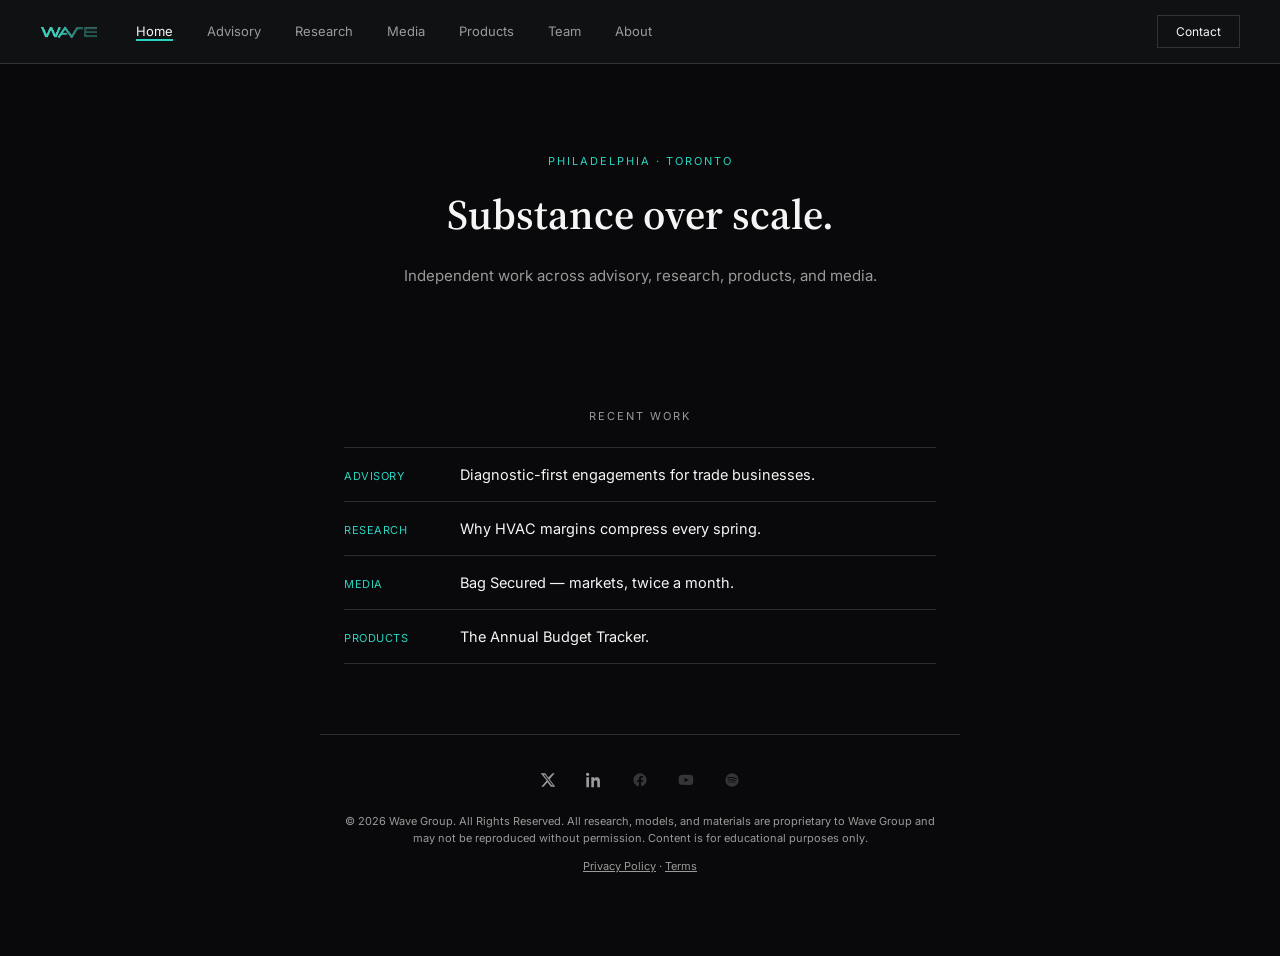
<file: index.html>
<!DOCTYPE html>
<html lang="en">
<head>
<meta charset="UTF-8">
<meta name="viewport" content="width=device-width, initial-scale=1">
<title>Wave Group — Advisory, Research, and Products for Small Business</title>
<meta name="description" content="Wave Group is an independent operating company doing diagnostic-first advisory, original research, media, and practical products — based in Philadelphia and Toronto/Niagara.">
<link rel="canonical" href="https://wavegrouphq.com/">
<meta property="og:type" content="website">
<meta property="og:title" content="Wave Group — Advisory, Research, and Products for Small Business">
<meta property="og:description" content="Wave Group is an independent operating company doing diagnostic-first advisory, original research, media, and practical products — based in Philadelphia and Toronto/Niagara.">
<meta property="og:url" content="https://wavegrouphq.com/">
<meta property="og:image" content="https://wavegrouphq.com/assets/og-image.jpg">
<meta property="og:site_name" content="Wave Group">
<meta name="twitter:card" content="summary_large_image">
<meta name="twitter:title" content="Wave Group — Advisory, Research, and Products for Small Business">
<meta name="twitter:description" content="Wave Group is an independent operating company doing diagnostic-first advisory, original research, media, and practical products — based in Philadelphia and Toronto/Niagara.">
<meta name="twitter:image" content="https://wavegrouphq.com/assets/og-image.jpg">
<link rel="icon" type="image/png" sizes="32x32" href="assets/favicon-32x32.png">
<link rel="icon" type="image/png" sizes="16x16" href="assets/favicon-16x16.png">
<link rel="apple-touch-icon" sizes="180x180" href="assets/apple-touch-icon.png">
<link rel="icon" href="assets/favicon.ico">
<link rel="preconnect" href="https://fonts.googleapis.com">
<link rel="preconnect" href="https://fonts.gstatic.com" crossorigin>
<link href="https://fonts.googleapis.com/css2?family=Source+Serif+4:opsz,wght@8..60,500;8..60,600&family=Inter:wght@400;500;600&display=swap" rel="stylesheet">
<link rel="stylesheet" href="styles.css">
<script type="application/ld+json">
{
  "@context": "https://schema.org",
  "@type": "Organization",
  "name": "Wave Group",
  "url": "https://wavegrouphq.com",
  "logo": "https://wavegrouphq.com/assets/logo.png",
  "description": "Wave Group is an independent operating company doing diagnostic-first advisory, original research, media, and practical products.",
  "email": "inquiries@wavegrouphq.com",
  "address": [
    {
      "@type": "PostalAddress",
      "addressLocality": "Philadelphia",
      "addressRegion": "PA",
      "addressCountry": "US"
    },
    {
      "@type": "PostalAddress",
      "addressLocality": "Toronto",
      "addressRegion": "ON",
      "addressCountry": "CA"
    }
  ],
  "sameAs": [
    "https://x.com/WaveGroupLLC",
    "https://www.linkedin.com/company/wave-strategy-capital-group"
  ]
}
</script>
</head>
<body>
<header class="bar">
  <div class="left-group">
  <img src="assets/logo.png" alt="Wave Group" style="height:24px;width:auto;display:block;">
  <nav>
    <a href="index.html" class="active">Home</a>
    <a href="advisory.html">Advisory</a>
    <a href="library.html">Research</a>
    <a href="media.html">Media</a>
    <a href="products.html">Products</a>
    <a href="team.html">Team</a>
    <a href="about.html">About</a>
  </nav>
  </div>
  <a class="cta" href="contact.html">Contact</a>
</header>

<div class="hero">
  <p class="eyebrow">Philadelphia · Toronto</p>
  <h1>Substance over scale.</h1>
  <p class="sub">Independent work across advisory, research, products, and media.</p>
</div>

<div class="proof">
  <p class="section-label">Recent work</p>
  <a class="proof-row" href="advisory.html">
    <span class="proof-tag">Advisory</span>
    <span class="proof-text">Diagnostic-first engagements for trade businesses.</span>
  </a>
  <a class="proof-row" href="article-hvac-margins.html">
    <span class="proof-tag">Research</span>
    <span class="proof-text">Why HVAC margins compress every spring.</span>
  </a>
  <a class="proof-row" href="bagsecured.html">
    <span class="proof-tag">Media</span>
    <span class="proof-text">Bag Secured — markets, twice a month.</span>
  </a>
  <a class="proof-row" href="budget-tracker.html">
    <span class="proof-tag">Products</span>
    <span class="proof-text">The Annual Budget Tracker.</span>
  </a>
</div>

<footer>
  <div style="text-align:center;">
    <div class="social-row">
      <a class="social-icon" href="https://x.com/WaveGroupLLC" target="_blank" rel="noopener" aria-label="X">
        <svg viewBox="0 0 24 24" fill="currentColor"><path d="M18.9 2H22l-7.6 8.7L23 22h-6.6l-5.2-6.8L5.3 22H2l8.1-9.3L1 2h6.8l4.7 6.2L18.9 2zm-1.2 18h1.8L7.4 4H5.5l12.2 16z"/></svg>
      </a>
      <a class="social-icon" href="https://www.linkedin.com/company/wave-strategy-capital-group" target="_blank" rel="noopener" aria-label="LinkedIn">
        <svg viewBox="0 0 24 24" fill="currentColor"><path d="M4.98 3.5C4.98 4.88 3.88 6 2.5 6S0 4.88 0 3.5 1.12 1 2.5 1s2.48 1.12 2.48 2.5zM.5 8h4V23h-4V8zM8.5 8h3.8v2.05h.05c.53-1 1.83-2.05 3.77-2.05 4.03 0 4.78 2.65 4.78 6.1V23h-4v-6.9c0-1.65-.03-3.77-2.3-3.77-2.3 0-2.65 1.8-2.65 3.65V23h-4V8z"/></svg>
      </a>
      <span class="social-icon disabled" aria-label="Facebook (coming soon)">
        <svg viewBox="0 0 24 24" fill="currentColor"><path d="M22 12a10 10 0 1 0-11.6 9.9v-7H7.9V12h2.5V9.8c0-2.5 1.5-3.9 3.8-3.9 1.1 0 2.2.2 2.2.2v2.5h-1.3c-1.2 0-1.6.8-1.6 1.6V12h2.8l-.4 2.9h-2.4v7A10 10 0 0 0 22 12z"/></svg>
      </span>
      <span class="social-icon disabled" aria-label="YouTube (coming soon)">
        <svg viewBox="0 0 24 24" fill="currentColor"><path d="M23 12s0-3.6-.5-5.3c-.3-1-1-1.7-2-2C18.9 4.2 12 4.2 12 4.2s-6.9 0-8.5.5c-1 .3-1.7 1-2 2C1 8.4 1 12 1 12s0 3.6.5 5.3c.3 1 1 1.7 2 2 1.6.5 8.5.5 8.5.5s6.9 0 8.5-.5c1-.3 1.7-1 2-2 .5-1.7.5-5.3.5-5.3zM9.7 15.5V8.5l6.3 3.5-6.3 3.5z"/></svg>
      </span>
      <span class="social-icon disabled" aria-label="Spotify (coming soon)">
        <svg viewBox="0 0 24 24" fill="currentColor"><path d="M12 2a10 10 0 1 0 0 20 10 10 0 0 0 0-20zm4.6 14.4a.6.6 0 0 1-.83.2c-2.3-1.4-5.2-1.7-8.6-.9a.6.6 0 1 1-.27-1.17c3.7-.85 6.9-.48 9.5 1.1a.6.6 0 0 1 .2.76zm1.2-2.7a.75.75 0 0 1-1.03.25c-2.6-1.6-6.6-2.1-9.7-1.13a.75.75 0 1 1-.44-1.43c3.5-1.08 7.9-.53 10.9 1.3.36.22.48.7.27 1.01zm.1-2.8C15 9 8.9 8.8 6 9.7a.9.9 0 1 1-.5-1.7c3.4-1.03 10-.8 13.3 1.3a.9.9 0 1 1-1 1.6z"/></svg>
      </span>
    </div>
    <p style="margin:0 0 10px;">© 2026 Wave Group. All Rights Reserved. All research, models, and materials are proprietary to Wave Group and may not be reproduced without permission. Content is for educational purposes only.</p>
    <p style="margin:0;"><a href="legal.html" style="color:var(--ink-soft);">Privacy Policy</a> &middot; <a href="legal.html" style="color:var(--ink-soft);">Terms</a></p>
  </div>
</footer>
</body>
</html>
</file>
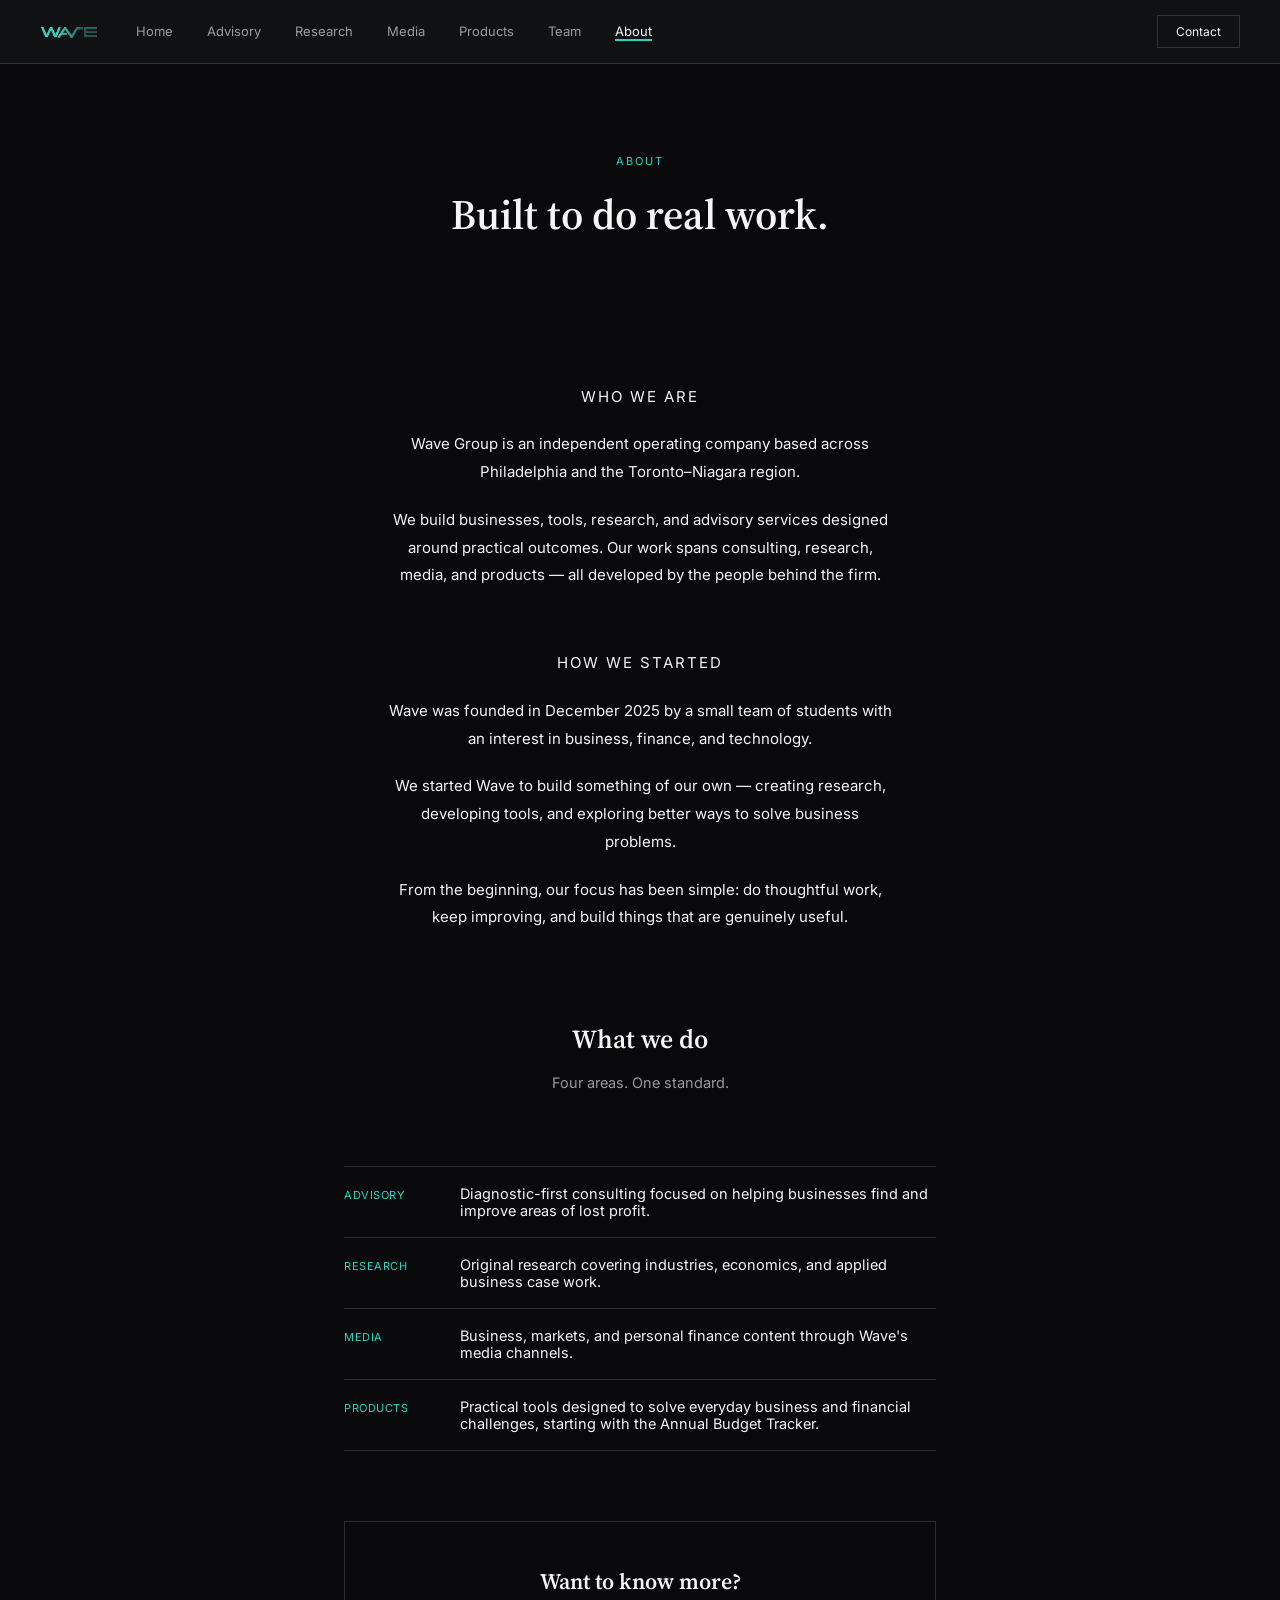
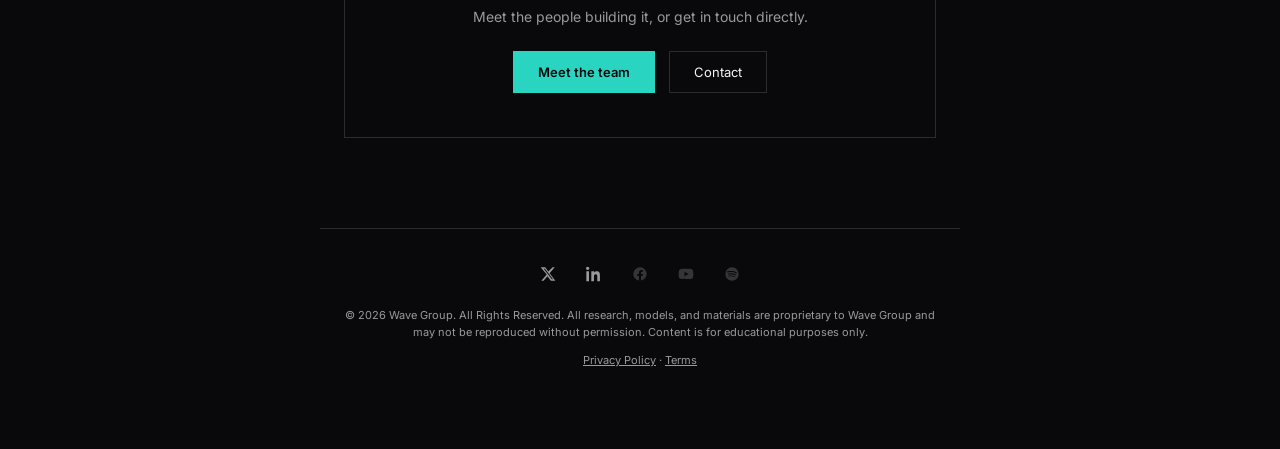
<file: about.html>
<!DOCTYPE html>
<html lang="en">
<head>
<meta charset="UTF-8">
<meta name="viewport" content="width=device-width, initial-scale=1">
<title>About — Wave Group</title>
<meta name="description" content="Wave Group is an independent operating company built to do real work — advisory, research, media, and products, all developed by the people behind the firm.">
<link rel="canonical" href="https://wavegrouphq.com/about.html">
<meta property="og:type" content="website">
<meta property="og:title" content="About — Wave Group">
<meta property="og:description" content="Wave Group is an independent operating company built to do real work — advisory, research, media, and products, all developed by the people behind the firm.">
<meta property="og:url" content="https://wavegrouphq.com/about.html">
<meta property="og:image" content="https://wavegrouphq.com/assets/og-image.jpg">
<meta property="og:site_name" content="Wave Group">
<meta name="twitter:card" content="summary_large_image">
<meta name="twitter:title" content="About — Wave Group">
<meta name="twitter:description" content="Wave Group is an independent operating company built to do real work — advisory, research, media, and products, all developed by the people behind the firm.">
<meta name="twitter:image" content="https://wavegrouphq.com/assets/og-image.jpg">
<link rel="icon" type="image/png" sizes="32x32" href="assets/favicon-32x32.png">
<link rel="icon" type="image/png" sizes="16x16" href="assets/favicon-16x16.png">
<link rel="apple-touch-icon" sizes="180x180" href="assets/apple-touch-icon.png">
<link rel="icon" href="assets/favicon.ico">
<link rel="preconnect" href="https://fonts.googleapis.com">
<link rel="preconnect" href="https://fonts.gstatic.com" crossorigin>
<link href="https://fonts.googleapis.com/css2?family=Source+Serif+4:opsz,wght@8..60,500;8..60,600&family=Inter:wght@400;500;600&display=swap" rel="stylesheet">
<link rel="stylesheet" href="styles.css">
</head>
<body>
<header class="bar">
  <div class="left-group">
  <img src="assets/logo.png" alt="Wave Group" style="height:24px;width:auto;display:block;">
  <nav>
    <a href="index.html">Home</a>
    <a href="advisory.html">Advisory</a>
    <a href="library.html">Research</a>
    <a href="media.html">Media</a>
    <a href="products.html">Products</a>
    <a href="team.html">Team</a>
    <a href="about.html" class="active">About</a>
  </nav>
  </div>
  <a class="cta" href="contact.html">Contact</a>
</header>

<div class="hero">
  <p class="eyebrow">About</p>
  <h1>Built to do real work.</h1>
</div>

<div class="narrative">
  <p class="section-label">Who we are</p>
  <p>Wave Group is an independent operating company based across Philadelphia and the Toronto–Niagara region.</p>
  <p>We build businesses, tools, research, and advisory services designed around practical outcomes. Our work spans consulting, research, media, and products — all developed by the people behind the firm.</p>
</div>

<div class="narrative" style="padding-top:60px;">
  <p class="section-label">How we started</p>
  <p>Wave was founded in December 2025 by a small team of students with an interest in business, finance, and technology.</p>
  <p>We started Wave to build something of our own — creating research, developing tools, and exploring better ways to solve business problems.</p>
  <p>From the beginning, our focus has been simple: do thoughtful work, keep improving, and build things that are genuinely useful.</p>
</div>

<div class="section-head" style="margin-top:90px;">
  <h2>What we do</h2>
  <p>Four areas. One standard.</p>
</div>

<div class="proof">
  <div class="proof-row">
    <span class="proof-tag">Advisory</span>
    <span class="proof-text">Diagnostic-first consulting focused on helping businesses find and improve areas of lost profit.</span>
  </div>
  <div class="proof-row">
    <span class="proof-tag">Research</span>
    <span class="proof-text">Original research covering industries, economics, and applied business case work.</span>
  </div>
  <div class="proof-row">
    <span class="proof-tag">Media</span>
    <span class="proof-text">Business, markets, and personal finance content through Wave's media channels.</span>
  </div>
  <div class="proof-row">
    <span class="proof-tag">Products</span>
    <span class="proof-text">Practical tools designed to solve everyday business and financial challenges, starting with the Annual Budget Tracker.</span>
  </div>
</div>

<div class="cta-band">
  <div class="cta-band-inner">
    <h2>Want to know more?</h2>
    <p>Meet the people building it, or get in touch directly.</p>
    <div class="cta-buttons">
      <a class="btn btn-primary" href="team.html">Meet the team</a>
      <a class="btn" href="advisory.html#contact">Contact</a>
    </div>
  </div>
</div>

<footer>
  <div style="text-align:center;">
    <div class="social-row">
      <a class="social-icon" href="https://x.com/WaveGroupLLC" target="_blank" rel="noopener" aria-label="X">
        <svg viewBox="0 0 24 24" fill="currentColor"><path d="M18.9 2H22l-7.6 8.7L23 22h-6.6l-5.2-6.8L5.3 22H2l8.1-9.3L1 2h6.8l4.7 6.2L18.9 2zm-1.2 18h1.8L7.4 4H5.5l12.2 16z"/></svg>
      </a>
      <a class="social-icon" href="https://www.linkedin.com/company/wave-strategy-capital-group" target="_blank" rel="noopener" aria-label="LinkedIn">
        <svg viewBox="0 0 24 24" fill="currentColor"><path d="M4.98 3.5C4.98 4.88 3.88 6 2.5 6S0 4.88 0 3.5 1.12 1 2.5 1s2.48 1.12 2.48 2.5zM.5 8h4V23h-4V8zM8.5 8h3.8v2.05h.05c.53-1 1.83-2.05 3.77-2.05 4.03 0 4.78 2.65 4.78 6.1V23h-4v-6.9c0-1.65-.03-3.77-2.3-3.77-2.3 0-2.65 1.8-2.65 3.65V23h-4V8z"/></svg>
      </a>
      <span class="social-icon disabled" aria-label="Facebook (coming soon)">
        <svg viewBox="0 0 24 24" fill="currentColor"><path d="M22 12a10 10 0 1 0-11.6 9.9v-7H7.9V12h2.5V9.8c0-2.5 1.5-3.9 3.8-3.9 1.1 0 2.2.2 2.2.2v2.5h-1.3c-1.2 0-1.6.8-1.6 1.6V12h2.8l-.4 2.9h-2.4v7A10 10 0 0 0 22 12z"/></svg>
      </span>
      <span class="social-icon disabled" aria-label="YouTube (coming soon)">
        <svg viewBox="0 0 24 24" fill="currentColor"><path d="M23 12s0-3.6-.5-5.3c-.3-1-1-1.7-2-2C18.9 4.2 12 4.2 12 4.2s-6.9 0-8.5.5c-1 .3-1.7 1-2 2C1 8.4 1 12 1 12s0 3.6.5 5.3c.3 1 1 1.7 2 2 1.6.5 8.5.5 8.5.5s6.9 0 8.5-.5c1-.3 1.7-1 2-2 .5-1.7.5-5.3.5-5.3zM9.7 15.5V8.5l6.3 3.5-6.3 3.5z"/></svg>
      </span>
      <span class="social-icon disabled" aria-label="Spotify (coming soon)">
        <svg viewBox="0 0 24 24" fill="currentColor"><path d="M12 2a10 10 0 1 0 0 20 10 10 0 0 0 0-20zm4.6 14.4a.6.6 0 0 1-.83.2c-2.3-1.4-5.2-1.7-8.6-.9a.6.6 0 1 1-.27-1.17c3.7-.85 6.9-.48 9.5 1.1a.6.6 0 0 1 .2.76zm1.2-2.7a.75.75 0 0 1-1.03.25c-2.6-1.6-6.6-2.1-9.7-1.13a.75.75 0 1 1-.44-1.43c3.5-1.08 7.9-.53 10.9 1.3.36.22.48.7.27 1.01zm.1-2.8C15 9 8.9 8.8 6 9.7a.9.9 0 1 1-.5-1.7c3.4-1.03 10-.8 13.3 1.3a.9.9 0 1 1-1 1.6z"/></svg>
      </span>
    </div>
    <p style="margin:0 0 10px;">© 2026 Wave Group. All Rights Reserved. All research, models, and materials are proprietary to Wave Group and may not be reproduced without permission. Content is for educational purposes only.</p>
    <p style="margin:0;"><a href="legal.html" style="color:var(--ink-soft);">Privacy Policy</a> &middot; <a href="legal.html" style="color:var(--ink-soft);">Terms</a></p>
  </div>
</footer>
</body>
</html>
</file>
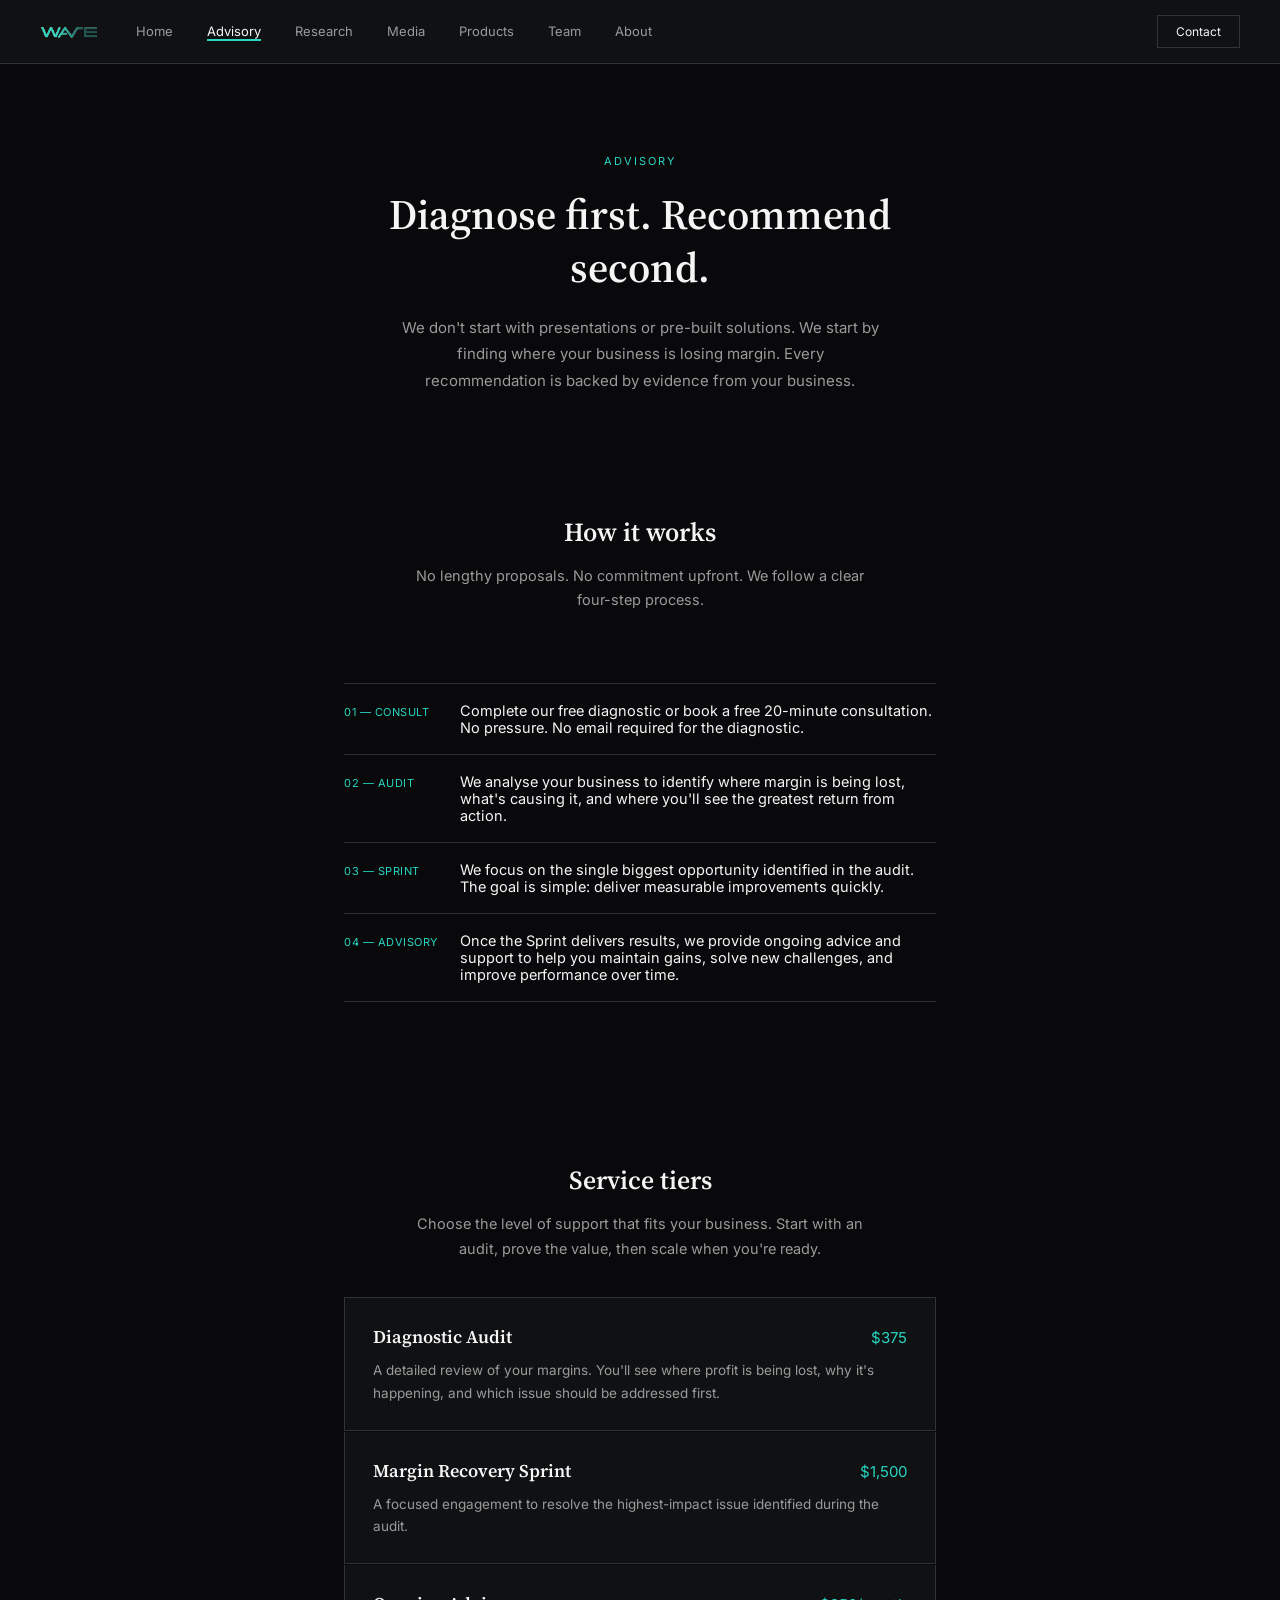
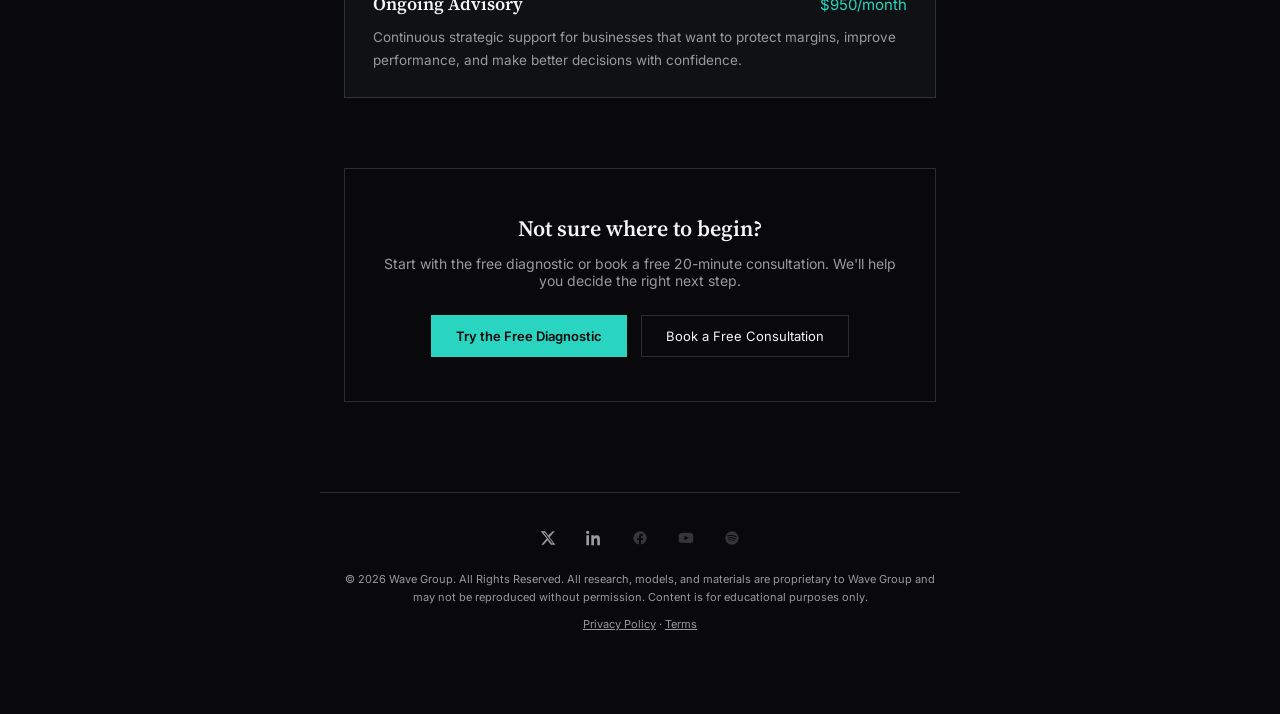
<file: advisory.html>
<!DOCTYPE html>
<html lang="en">
<head>
<meta charset="UTF-8">
<meta name="viewport" content="width=device-width, initial-scale=1">
<title>Advisory — Wave Group</title>
<meta name="description" content="Diagnostic-first consulting for trade businesses. We find where your business is losing margin before we recommend anything — free diagnostic, paid audit, and ongoing advisory tiers.">
<link rel="canonical" href="https://wavegrouphq.com/advisory.html">
<meta property="og:type" content="website">
<meta property="og:title" content="Advisory — Wave Group">
<meta property="og:description" content="Diagnostic-first consulting for trade businesses. We find where your business is losing margin before we recommend anything — free diagnostic, paid audit, and ongoing advisory tiers.">
<meta property="og:url" content="https://wavegrouphq.com/advisory.html">
<meta property="og:image" content="https://wavegrouphq.com/assets/og-image.jpg">
<meta property="og:site_name" content="Wave Group">
<meta name="twitter:card" content="summary_large_image">
<meta name="twitter:title" content="Advisory — Wave Group">
<meta name="twitter:description" content="Diagnostic-first consulting for trade businesses. We find where your business is losing margin before we recommend anything — free diagnostic, paid audit, and ongoing advisory tiers.">
<meta name="twitter:image" content="https://wavegrouphq.com/assets/og-image.jpg">
<link rel="icon" type="image/png" sizes="32x32" href="assets/favicon-32x32.png">
<link rel="icon" type="image/png" sizes="16x16" href="assets/favicon-16x16.png">
<link rel="apple-touch-icon" sizes="180x180" href="assets/apple-touch-icon.png">
<link rel="icon" href="assets/favicon.ico">
<link rel="preconnect" href="https://fonts.googleapis.com">
<link rel="preconnect" href="https://fonts.gstatic.com" crossorigin>
<link href="https://fonts.googleapis.com/css2?family=Source+Serif+4:opsz,wght@8..60,500;8..60,600&family=Inter:wght@400;500;600&display=swap" rel="stylesheet">
<link rel="stylesheet" href="styles.css">
</head>
<body>
<header class="bar">
  <div class="left-group">
  <img src="assets/logo.png" alt="Wave Group" style="height:24px;width:auto;display:block;">
  <nav>
    <a href="index.html">Home</a>
    <a href="advisory.html" class="active">Advisory</a>
    <a href="library.html">Research</a>
    <a href="media.html">Media</a>
    <a href="products.html">Products</a>
    <a href="team.html">Team</a>
    <a href="about.html">About</a>
  </nav>
  </div>
  <a class="cta" href="contact.html">Contact</a>
</header>

<div class="hero">
  <p class="eyebrow">Advisory</p>
  <h1>Diagnose first. Recommend second.</h1>
  <p class="sub">We don't start with presentations or pre-built solutions. We start by finding where your business is losing margin. Every recommendation is backed by evidence from your business.</p>
</div>

<div class="section-head">
  <h2>How it works</h2>
  <p>No lengthy proposals. No commitment upfront. We follow a clear four-step process.</p>
</div>

<div class="proof">
  <div class="proof-row">
    <span class="proof-tag">01 — Consult</span>
    <span class="proof-text">Complete our free diagnostic or book a free 20-minute consultation. No pressure. No email required for the diagnostic.</span>
  </div>
  <div class="proof-row">
    <span class="proof-tag">02 — Audit</span>
    <span class="proof-text">We analyse your business to identify where margin is being lost, what's causing it, and where you'll see the greatest return from action.</span>
  </div>
  <div class="proof-row">
    <span class="proof-tag">03 — Sprint</span>
    <span class="proof-text">We focus on the single biggest opportunity identified in the audit. The goal is simple: deliver measurable improvements quickly.</span>
  </div>
  <div class="proof-row">
    <span class="proof-tag">04 — Advisory</span>
    <span class="proof-text">Once the Sprint delivers results, we provide ongoing advice and support to help you maintain gains, solve new challenges, and improve performance over time.</span>
  </div>
</div>

<div class="section-head" id="tiers" style="margin-top:90px;">
  <h2>Service tiers</h2>
  <p>Choose the level of support that fits your business. Start with an audit, prove the value, then scale when you're ready.</p>
</div>

<div class="tiers">
  <div class="tier">
    <div class="tier-top">
      <span class="tier-name">Diagnostic Audit</span>
      <span class="tier-price">$375</span>
    </div>
    <p class="tier-desc">A detailed review of your margins. You'll see where profit is being lost, why it's happening, and which issue should be addressed first.</p>
  </div>
  <div class="tier">
    <div class="tier-top">
      <span class="tier-name">Margin Recovery Sprint</span>
      <span class="tier-price">$1,500</span>
    </div>
    <p class="tier-desc">A focused engagement to resolve the highest-impact issue identified during the audit.</p>
  </div>
  <div class="tier">
    <div class="tier-top">
      <span class="tier-name">Ongoing Advisory</span>
      <span class="tier-price">$950/month</span>
    </div>
    <p class="tier-desc">Continuous strategic support for businesses that want to protect margins, improve performance, and make better decisions with confidence.</p>
  </div>
</div>

<div class="cta-band" id="contact">
  <div class="cta-band-inner">
    <h2>Not sure where to begin?</h2>
    <p>Start with the free diagnostic or book a free 20-minute consultation. We'll help you decide the right next step.</p>
    <div class="cta-buttons">
      <a class="btn btn-primary" href="https://strategy.wavegroup.capital" target="_blank" rel="noopener">Try the Free Diagnostic</a>
      <a class="btn" href="#">Book a Free Consultation</a>
    </div>
  </div>
</div>

<footer>
  <div style="text-align:center;">
    <div class="social-row">
      <a class="social-icon" href="https://x.com/WaveGroupLLC" target="_blank" rel="noopener" aria-label="X">
        <svg viewBox="0 0 24 24" fill="currentColor"><path d="M18.9 2H22l-7.6 8.7L23 22h-6.6l-5.2-6.8L5.3 22H2l8.1-9.3L1 2h6.8l4.7 6.2L18.9 2zm-1.2 18h1.8L7.4 4H5.5l12.2 16z"/></svg>
      </a>
      <a class="social-icon" href="https://www.linkedin.com/company/wave-strategy-capital-group" target="_blank" rel="noopener" aria-label="LinkedIn">
        <svg viewBox="0 0 24 24" fill="currentColor"><path d="M4.98 3.5C4.98 4.88 3.88 6 2.5 6S0 4.88 0 3.5 1.12 1 2.5 1s2.48 1.12 2.48 2.5zM.5 8h4V23h-4V8zM8.5 8h3.8v2.05h.05c.53-1 1.83-2.05 3.77-2.05 4.03 0 4.78 2.65 4.78 6.1V23h-4v-6.9c0-1.65-.03-3.77-2.3-3.77-2.3 0-2.65 1.8-2.65 3.65V23h-4V8z"/></svg>
      </a>
      <span class="social-icon disabled" aria-label="Facebook (coming soon)">
        <svg viewBox="0 0 24 24" fill="currentColor"><path d="M22 12a10 10 0 1 0-11.6 9.9v-7H7.9V12h2.5V9.8c0-2.5 1.5-3.9 3.8-3.9 1.1 0 2.2.2 2.2.2v2.5h-1.3c-1.2 0-1.6.8-1.6 1.6V12h2.8l-.4 2.9h-2.4v7A10 10 0 0 0 22 12z"/></svg>
      </span>
      <span class="social-icon disabled" aria-label="YouTube (coming soon)">
        <svg viewBox="0 0 24 24" fill="currentColor"><path d="M23 12s0-3.6-.5-5.3c-.3-1-1-1.7-2-2C18.9 4.2 12 4.2 12 4.2s-6.9 0-8.5.5c-1 .3-1.7 1-2 2C1 8.4 1 12 1 12s0 3.6.5 5.3c.3 1 1 1.7 2 2 1.6.5 8.5.5 8.5.5s6.9 0 8.5-.5c1-.3 1.7-1 2-2 .5-1.7.5-5.3.5-5.3zM9.7 15.5V8.5l6.3 3.5-6.3 3.5z"/></svg>
      </span>
      <span class="social-icon disabled" aria-label="Spotify (coming soon)">
        <svg viewBox="0 0 24 24" fill="currentColor"><path d="M12 2a10 10 0 1 0 0 20 10 10 0 0 0 0-20zm4.6 14.4a.6.6 0 0 1-.83.2c-2.3-1.4-5.2-1.7-8.6-.9a.6.6 0 1 1-.27-1.17c3.7-.85 6.9-.48 9.5 1.1a.6.6 0 0 1 .2.76zm1.2-2.7a.75.75 0 0 1-1.03.25c-2.6-1.6-6.6-2.1-9.7-1.13a.75.75 0 1 1-.44-1.43c3.5-1.08 7.9-.53 10.9 1.3.36.22.48.7.27 1.01zm.1-2.8C15 9 8.9 8.8 6 9.7a.9.9 0 1 1-.5-1.7c3.4-1.03 10-.8 13.3 1.3a.9.9 0 1 1-1 1.6z"/></svg>
      </span>
    </div>
    <p style="margin:0 0 10px;">© 2026 Wave Group. All Rights Reserved. All research, models, and materials are proprietary to Wave Group and may not be reproduced without permission. Content is for educational purposes only.</p>
    <p style="margin:0;"><a href="legal.html" style="color:var(--ink-soft);">Privacy Policy</a> &middot; <a href="legal.html" style="color:var(--ink-soft);">Terms</a></p>
  </div>
</footer>

</body>
</html>
</file>
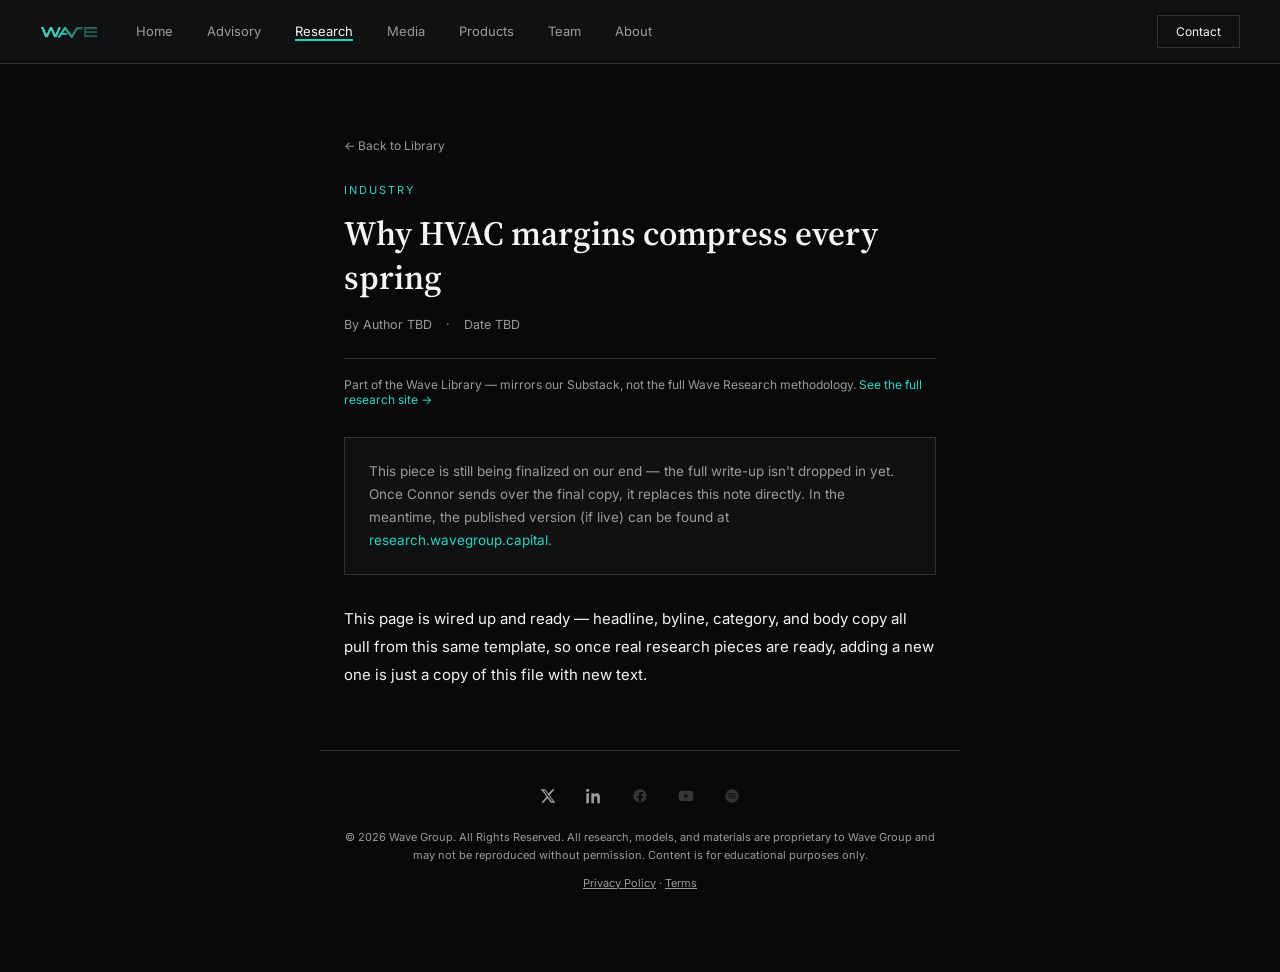
<file: article-hvac-margins.html>
<!DOCTYPE html>
<html lang="en">
<head>
<meta charset="UTF-8">
<meta name="viewport" content="width=device-width, initial-scale=1">
<title>Why HVAC margins compress every spring — Wave Research</title>
<meta name="description" content="A look at the seasonal pricing pressure trade businesses face and where the margin actually goes, from Wave Research.">
<link rel="canonical" href="https://wavegrouphq.com/article-hvac-margins.html">
<meta property="og:type" content="website">
<meta property="og:title" content="Why HVAC margins compress every spring — Wave Research">
<meta property="og:description" content="A look at the seasonal pricing pressure trade businesses face and where the margin actually goes, from Wave Research.">
<meta property="og:url" content="https://wavegrouphq.com/article-hvac-margins.html">
<meta property="og:image" content="https://wavegrouphq.com/assets/og-image.jpg">
<meta property="og:site_name" content="Wave Group">
<meta name="twitter:card" content="summary_large_image">
<meta name="twitter:title" content="Why HVAC margins compress every spring — Wave Research">
<meta name="twitter:description" content="A look at the seasonal pricing pressure trade businesses face and where the margin actually goes, from Wave Research.">
<meta name="twitter:image" content="https://wavegrouphq.com/assets/og-image.jpg">
<link rel="icon" type="image/png" sizes="32x32" href="assets/favicon-32x32.png">
<link rel="icon" type="image/png" sizes="16x16" href="assets/favicon-16x16.png">
<link rel="apple-touch-icon" sizes="180x180" href="assets/apple-touch-icon.png">
<link rel="icon" href="assets/favicon.ico">
<link rel="preconnect" href="https://fonts.googleapis.com">
<link rel="preconnect" href="https://fonts.gstatic.com" crossorigin>
<link href="https://fonts.googleapis.com/css2?family=Source+Serif+4:opsz,wght@8..60,500;8..60,600&family=Inter:wght@400;500;600&display=swap" rel="stylesheet">
<link rel="stylesheet" href="styles.css">
<style>
  .article-wrap{ max-width:640px; margin:0 auto; padding:70px 24px 40px; }
  .back-link{ font-size:12px; color:var(--ink-soft); text-decoration:none; display:inline-block; margin-bottom:30px; }
  .back-link:hover{ color:var(--accent); }
  .article-title{ font-family:'Source Serif 4',serif; font-size:34px; font-weight:600; line-height:1.3; margin:0 0 18px; }
  .article-meta{ font-size:12.5px; color:var(--ink-soft); display:flex; gap:14px; align-items:center; padding-bottom:26px; border-bottom:1px solid var(--rule); margin-bottom:36px; }
  .article-body{ font-size:15px; line-height:1.85; color:var(--ink); }
  .article-body p{ margin:0 0 22px; }
  .placeholder-note{ border:1px solid var(--rule); background:var(--panel); padding:22px 24px; font-size:13.5px; color:var(--ink-soft); line-height:1.7; margin:0 0 30px; }
  .placeholder-note a{ color:var(--accent); text-decoration:none; }
  .placeholder-note a:hover{ text-decoration:underline; }
</style>
</head>
<body>
<header class="bar">
  <div class="left-group">
  <img src="assets/logo.png" alt="Wave Group" style="height:24px;width:auto;display:block;">
  <nav>
    <a href="index.html">Home</a>
    <a href="advisory.html">Advisory</a>
    <a href="library.html" class="active">Research</a>
    <a href="media.html">Media</a>
    <a href="products.html">Products</a>
    <a href="team.html">Team</a>
    <a href="about.html">About</a>
  </nav>
  </div>
  <a class="cta" href="contact.html">Contact</a>
</header>

<div class="article-wrap">
  <a class="back-link" href="library.html">← Back to Library</a>
  <p class="eyebrow" style="text-align:left; margin-bottom:14px;">Industry</p>
  <h1 class="article-title">Why HVAC margins compress every spring</h1>
  <div class="article-meta">
    <span>By Author TBD</span>
    <span>·</span>
    <span>Date TBD</span>
  </div>
  <p style="font-size:12px; color:var(--ink-soft); margin:-18px 0 30px;">Part of the Wave Library — mirrors our Substack, not the full Wave Research methodology. <a href="https://research.wavegroup.capital" target="_blank" rel="noopener" style="color:var(--accent); text-decoration:none;">See the full research site →</a></p>

  <div class="article-body">
    <div class="placeholder-note">
      This piece is still being finalized on our end — the full write-up isn't dropped in yet. Once Connor sends over the final copy, it replaces this note directly. In the meantime, the published version (if live) can be found at <a href="https://research.wavegroup.capital" target="_blank" rel="noopener">research.wavegroup.capital</a>.
    </div>
    <p>This page is wired up and ready — headline, byline, category, and body copy all pull from this same template, so once real research pieces are ready, adding a new one is just a copy of this file with new text.</p>
  </div>
</div>

<footer>
  <div style="text-align:center;">
    <div class="social-row">
      <a class="social-icon" href="https://x.com/WaveGroupLLC" target="_blank" rel="noopener" aria-label="X">
        <svg viewBox="0 0 24 24" fill="currentColor"><path d="M18.9 2H22l-7.6 8.7L23 22h-6.6l-5.2-6.8L5.3 22H2l8.1-9.3L1 2h6.8l4.7 6.2L18.9 2zm-1.2 18h1.8L7.4 4H5.5l12.2 16z"/></svg>
      </a>
      <a class="social-icon" href="https://www.linkedin.com/company/wave-strategy-capital-group" target="_blank" rel="noopener" aria-label="LinkedIn">
        <svg viewBox="0 0 24 24" fill="currentColor"><path d="M4.98 3.5C4.98 4.88 3.88 6 2.5 6S0 4.88 0 3.5 1.12 1 2.5 1s2.48 1.12 2.48 2.5zM.5 8h4V23h-4V8zM8.5 8h3.8v2.05h.05c.53-1 1.83-2.05 3.77-2.05 4.03 0 4.78 2.65 4.78 6.1V23h-4v-6.9c0-1.65-.03-3.77-2.3-3.77-2.3 0-2.65 1.8-2.65 3.65V23h-4V8z"/></svg>
      </a>
      <span class="social-icon disabled" aria-label="Facebook (coming soon)">
        <svg viewBox="0 0 24 24" fill="currentColor"><path d="M22 12a10 10 0 1 0-11.6 9.9v-7H7.9V12h2.5V9.8c0-2.5 1.5-3.9 3.8-3.9 1.1 0 2.2.2 2.2.2v2.5h-1.3c-1.2 0-1.6.8-1.6 1.6V12h2.8l-.4 2.9h-2.4v7A10 10 0 0 0 22 12z"/></svg>
      </span>
      <span class="social-icon disabled" aria-label="YouTube (coming soon)">
        <svg viewBox="0 0 24 24" fill="currentColor"><path d="M23 12s0-3.6-.5-5.3c-.3-1-1-1.7-2-2C18.9 4.2 12 4.2 12 4.2s-6.9 0-8.5.5c-1 .3-1.7 1-2 2C1 8.4 1 12 1 12s0 3.6.5 5.3c.3 1 1 1.7 2 2 1.6.5 8.5.5 8.5.5s6.9 0 8.5-.5c1-.3 1.7-1 2-2 .5-1.7.5-5.3.5-5.3zM9.7 15.5V8.5l6.3 3.5-6.3 3.5z"/></svg>
      </span>
      <span class="social-icon disabled" aria-label="Spotify (coming soon)">
        <svg viewBox="0 0 24 24" fill="currentColor"><path d="M12 2a10 10 0 1 0 0 20 10 10 0 0 0 0-20zm4.6 14.4a.6.6 0 0 1-.83.2c-2.3-1.4-5.2-1.7-8.6-.9a.6.6 0 1 1-.27-1.17c3.7-.85 6.9-.48 9.5 1.1a.6.6 0 0 1 .2.76zm1.2-2.7a.75.75 0 0 1-1.03.25c-2.6-1.6-6.6-2.1-9.7-1.13a.75.75 0 1 1-.44-1.43c3.5-1.08 7.9-.53 10.9 1.3.36.22.48.7.27 1.01zm.1-2.8C15 9 8.9 8.8 6 9.7a.9.9 0 1 1-.5-1.7c3.4-1.03 10-.8 13.3 1.3a.9.9 0 1 1-1 1.6z"/></svg>
      </span>
    </div>
    <p style="margin:0 0 10px;">© 2026 Wave Group. All Rights Reserved. All research, models, and materials are proprietary to Wave Group and may not be reproduced without permission. Content is for educational purposes only.</p>
    <p style="margin:0;"><a href="legal.html" style="color:var(--ink-soft);">Privacy Policy</a> &middot; <a href="legal.html" style="color:var(--ink-soft);">Terms</a></p>
  </div>
</footer>

</body>
</html>
</file>
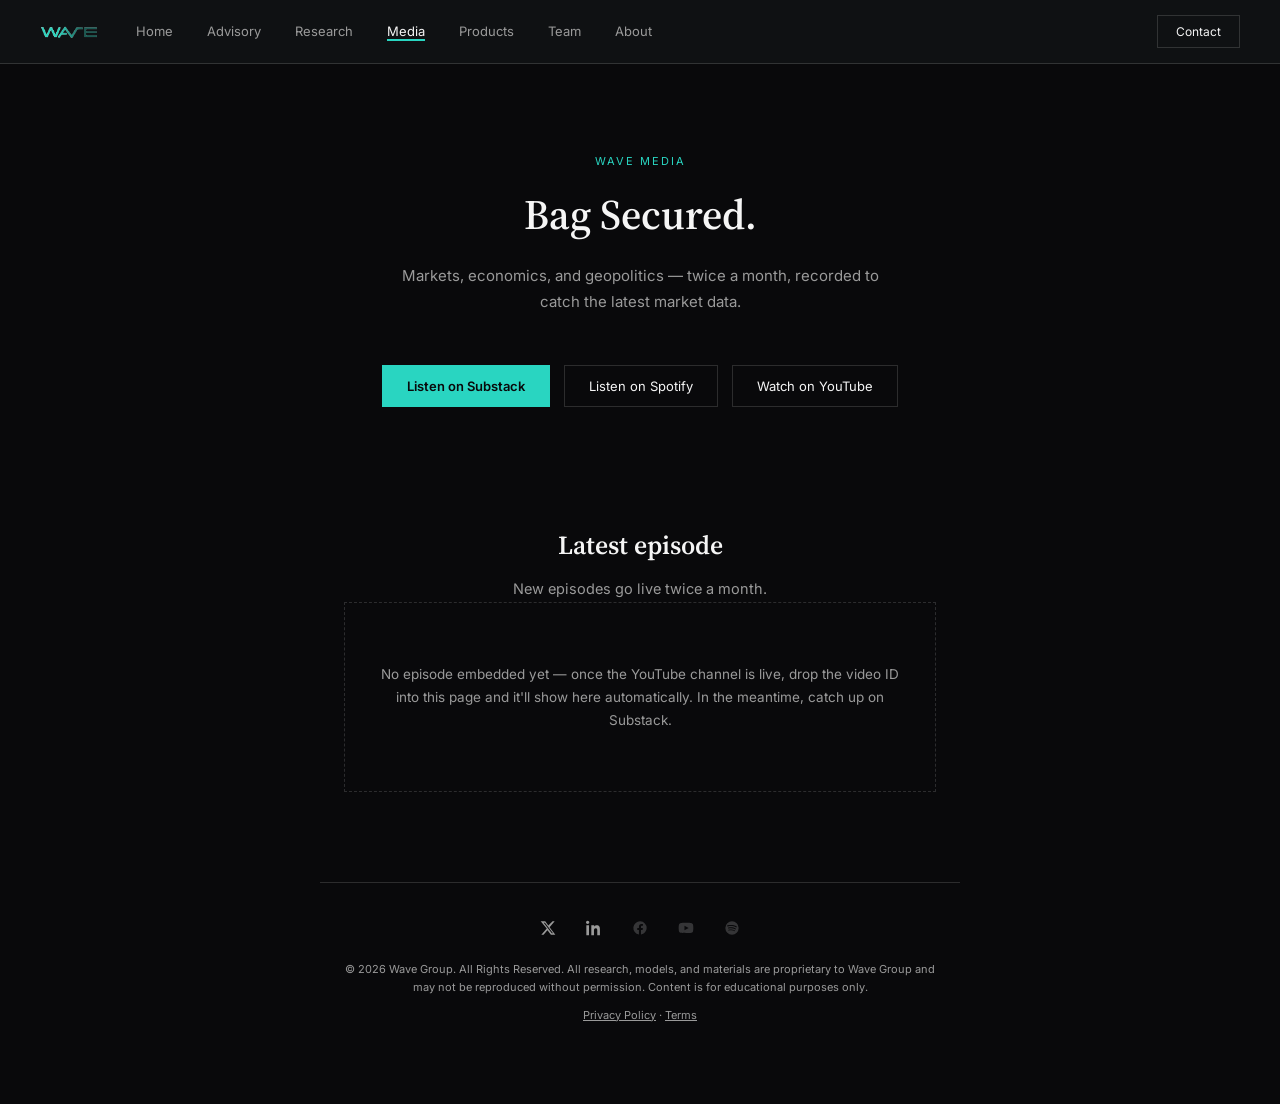
<file: bagsecured.html>
<!DOCTYPE html>
<html lang="en">
<head>
<meta charset="UTF-8">
<meta name="viewport" content="width=device-width, initial-scale=1">
<title>Bag Secured — Wave Media</title>
<meta name="description" content="Markets, economics, and geopolitics — a twice-monthly show from Wave Group exploring the trends and ideas shaping business and the economy.">
<link rel="canonical" href="https://wavegrouphq.com/bagsecured.html">
<meta property="og:type" content="website">
<meta property="og:title" content="Bag Secured — Wave Media">
<meta property="og:description" content="Markets, economics, and geopolitics — a twice-monthly show from Wave Group exploring the trends and ideas shaping business and the economy.">
<meta property="og:url" content="https://wavegrouphq.com/bagsecured.html">
<meta property="og:image" content="https://wavegrouphq.com/assets/og-image.jpg">
<meta property="og:site_name" content="Wave Group">
<meta name="twitter:card" content="summary_large_image">
<meta name="twitter:title" content="Bag Secured — Wave Media">
<meta name="twitter:description" content="Markets, economics, and geopolitics — a twice-monthly show from Wave Group exploring the trends and ideas shaping business and the economy.">
<meta name="twitter:image" content="https://wavegrouphq.com/assets/og-image.jpg">
<link rel="icon" type="image/png" sizes="32x32" href="assets/favicon-32x32.png">
<link rel="icon" type="image/png" sizes="16x16" href="assets/favicon-16x16.png">
<link rel="apple-touch-icon" sizes="180x180" href="assets/apple-touch-icon.png">
<link rel="icon" href="assets/favicon.ico">
<link rel="preconnect" href="https://fonts.googleapis.com">
<link rel="preconnect" href="https://fonts.gstatic.com" crossorigin>
<link href="https://fonts.googleapis.com/css2?family=Source+Serif+4:opsz,wght@8..60,500;8..60,600&family=Inter:wght@400;500;600&display=swap" rel="stylesheet">
<link rel="stylesheet" href="styles.css">
</head>
<body>
<header class="bar">
  <div class="left-group">
  <img src="assets/logo.png" alt="Wave Group" style="height:24px;width:auto;display:block;">
  <nav>
    <a href="index.html">Home</a>
    <a href="advisory.html">Advisory</a>
    <a href="library.html">Research</a>
    <a href="media.html" class="active">Media</a>
    <a href="products.html">Products</a>
    <a href="team.html">Team</a>
    <a href="about.html">About</a>
  </nav>
  </div>
  <a class="cta" href="contact.html">Contact</a>
</header>

<div class="hero">
  <p class="eyebrow">Wave Media</p>
  <h1>Bag Secured.</h1>
  <p class="sub">Markets, economics, and geopolitics — twice a month, recorded to catch the latest market data.</p>
</div>

<div class="cta-band" style="padding-bottom:50px;">
  <div class="cta-buttons">
    <a class="btn btn-primary" href="https://wavegroup.substack.com" target="_blank" rel="noopener">Listen on Substack</a>
    <a class="btn" href="#">Listen on Spotify</a>
    <a class="btn" href="#">Watch on YouTube</a>
  </div>
</div>

<div class="section-head">
  <h2>Latest episode</h2>
  <p>New episodes go live twice a month.</p>
</div>

<div class="media-embed" style="margin-bottom:90px;">
  <div class="media-embed-placeholder">
    No episode embedded yet — once the YouTube channel is live, drop the video ID into this page and it'll show here automatically. In the meantime, catch up on Substack.
  </div>
  <!--
    To embed the latest episode once YouTube is live, replace the placeholder div above with:
    <iframe src="https://www.youtube.com/embed/VIDEO_ID" title="Bag Secured — Latest Episode" allow="accelerometer; autoplay; clipboard-write; encrypted-media; gyroscope; picture-in-picture" allowfullscreen></iframe>
  -->
</div>

<footer>
  <div style="text-align:center;">
    <div class="social-row">
      <a class="social-icon" href="https://x.com/WaveGroupLLC" target="_blank" rel="noopener" aria-label="X">
        <svg viewBox="0 0 24 24" fill="currentColor"><path d="M18.9 2H22l-7.6 8.7L23 22h-6.6l-5.2-6.8L5.3 22H2l8.1-9.3L1 2h6.8l4.7 6.2L18.9 2zm-1.2 18h1.8L7.4 4H5.5l12.2 16z"/></svg>
      </a>
      <a class="social-icon" href="https://www.linkedin.com/company/wave-strategy-capital-group" target="_blank" rel="noopener" aria-label="LinkedIn">
        <svg viewBox="0 0 24 24" fill="currentColor"><path d="M4.98 3.5C4.98 4.88 3.88 6 2.5 6S0 4.88 0 3.5 1.12 1 2.5 1s2.48 1.12 2.48 2.5zM.5 8h4V23h-4V8zM8.5 8h3.8v2.05h.05c.53-1 1.83-2.05 3.77-2.05 4.03 0 4.78 2.65 4.78 6.1V23h-4v-6.9c0-1.65-.03-3.77-2.3-3.77-2.3 0-2.65 1.8-2.65 3.65V23h-4V8z"/></svg>
      </a>
      <span class="social-icon disabled" aria-label="Facebook (coming soon)">
        <svg viewBox="0 0 24 24" fill="currentColor"><path d="M22 12a10 10 0 1 0-11.6 9.9v-7H7.9V12h2.5V9.8c0-2.5 1.5-3.9 3.8-3.9 1.1 0 2.2.2 2.2.2v2.5h-1.3c-1.2 0-1.6.8-1.6 1.6V12h2.8l-.4 2.9h-2.4v7A10 10 0 0 0 22 12z"/></svg>
      </span>
      <span class="social-icon disabled" aria-label="YouTube (coming soon)">
        <svg viewBox="0 0 24 24" fill="currentColor"><path d="M23 12s0-3.6-.5-5.3c-.3-1-1-1.7-2-2C18.9 4.2 12 4.2 12 4.2s-6.9 0-8.5.5c-1 .3-1.7 1-2 2C1 8.4 1 12 1 12s0 3.6.5 5.3c.3 1 1 1.7 2 2 1.6.5 8.5.5 8.5.5s6.9 0 8.5-.5c1-.3 1.7-1 2-2 .5-1.7.5-5.3.5-5.3zM9.7 15.5V8.5l6.3 3.5-6.3 3.5z"/></svg>
      </span>
      <span class="social-icon disabled" aria-label="Spotify (coming soon)">
        <svg viewBox="0 0 24 24" fill="currentColor"><path d="M12 2a10 10 0 1 0 0 20 10 10 0 0 0 0-20zm4.6 14.4a.6.6 0 0 1-.83.2c-2.3-1.4-5.2-1.7-8.6-.9a.6.6 0 1 1-.27-1.17c3.7-.85 6.9-.48 9.5 1.1a.6.6 0 0 1 .2.76zm1.2-2.7a.75.75 0 0 1-1.03.25c-2.6-1.6-6.6-2.1-9.7-1.13a.75.75 0 1 1-.44-1.43c3.5-1.08 7.9-.53 10.9 1.3.36.22.48.7.27 1.01zm.1-2.8C15 9 8.9 8.8 6 9.7a.9.9 0 1 1-.5-1.7c3.4-1.03 10-.8 13.3 1.3a.9.9 0 1 1-1 1.6z"/></svg>
      </span>
    </div>
    <p style="margin:0 0 10px;">© 2026 Wave Group. All Rights Reserved. All research, models, and materials are proprietary to Wave Group and may not be reproduced without permission. Content is for educational purposes only.</p>
    <p style="margin:0;"><a href="legal.html" style="color:var(--ink-soft);">Privacy Policy</a> &middot; <a href="legal.html" style="color:var(--ink-soft);">Terms</a></p>
  </div>
</footer>

</body>
</html>
</file>
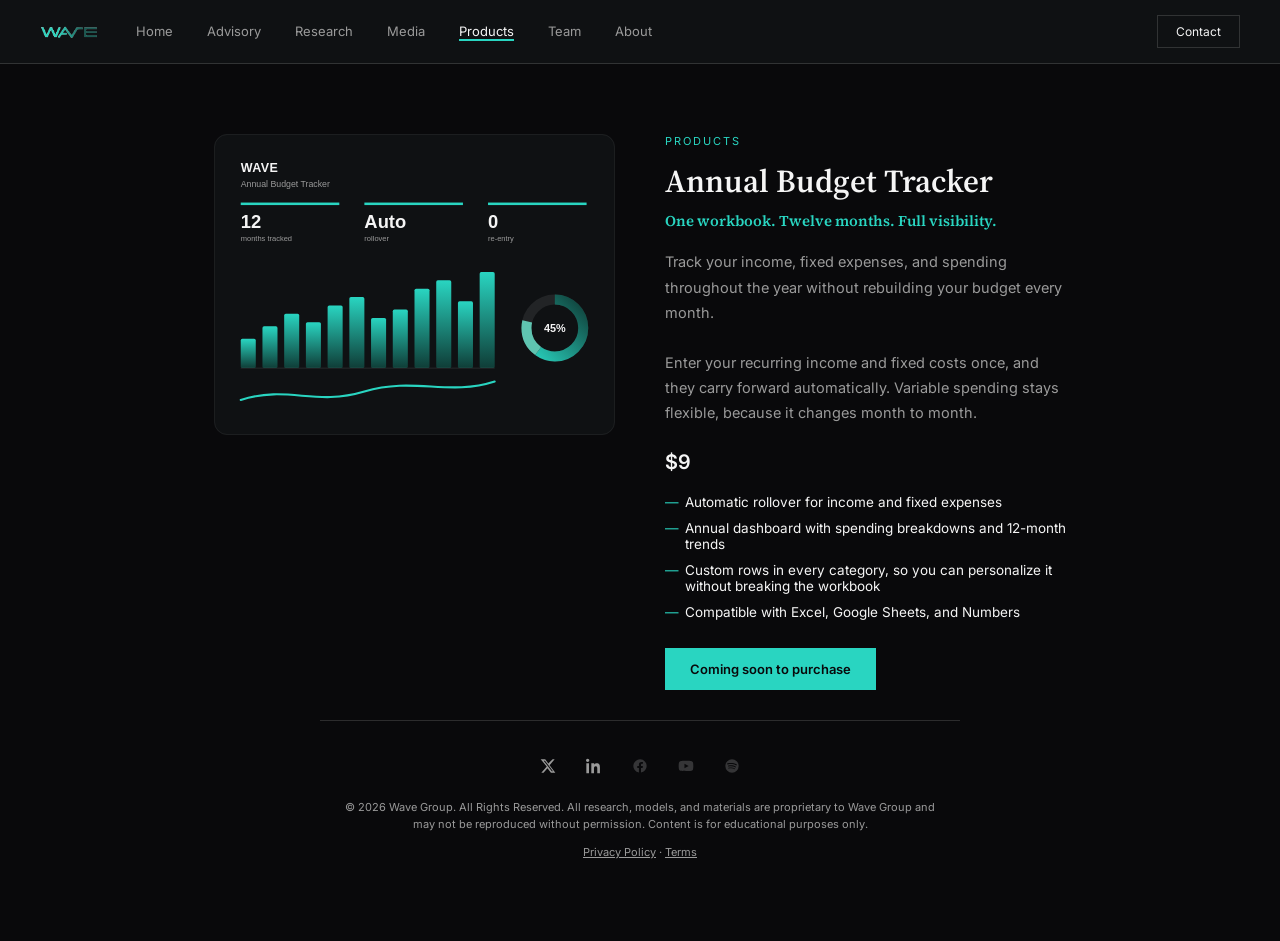
<file: budget-tracker.html>
<!DOCTYPE html>
<html lang="en">
<head>
<meta charset="UTF-8">
<meta name="viewport" content="width=device-width, initial-scale=1">
<title>Annual Budget Tracker — Wave Group</title>
<meta name="description" content="Track income, fixed expenses, and spending across the year in one workbook — automatic rollover for recurring items, a 12-month dashboard, and room to customize every category.">
<link rel="canonical" href="https://wavegrouphq.com/budget-tracker.html">
<meta property="og:type" content="website">
<meta property="og:title" content="Annual Budget Tracker — Wave Group">
<meta property="og:description" content="Track income, fixed expenses, and spending across the year in one workbook — automatic rollover for recurring items, a 12-month dashboard, and room to customize every category.">
<meta property="og:url" content="https://wavegrouphq.com/budget-tracker.html">
<meta property="og:image" content="https://wavegrouphq.com/assets/og-image.jpg">
<meta property="og:site_name" content="Wave Group">
<meta name="twitter:card" content="summary_large_image">
<meta name="twitter:title" content="Annual Budget Tracker — Wave Group">
<meta name="twitter:description" content="Track income, fixed expenses, and spending across the year in one workbook — automatic rollover for recurring items, a 12-month dashboard, and room to customize every category.">
<meta name="twitter:image" content="https://wavegrouphq.com/assets/og-image.jpg">
<link rel="icon" type="image/png" sizes="32x32" href="assets/favicon-32x32.png">
<link rel="icon" type="image/png" sizes="16x16" href="assets/favicon-16x16.png">
<link rel="apple-touch-icon" sizes="180x180" href="assets/apple-touch-icon.png">
<link rel="icon" href="assets/favicon.ico">
<link rel="preconnect" href="https://fonts.googleapis.com">
<link rel="preconnect" href="https://fonts.gstatic.com" crossorigin>
<link href="https://fonts.googleapis.com/css2?family=Source+Serif+4:opsz,wght@8..60,500;8..60,600&family=Inter:wght@400;500;600&display=swap" rel="stylesheet">
<link rel="stylesheet" href="styles.css">
<style>
  .pd-wrap{ max-width:900px; margin:0 auto; padding:70px 24px 30px; display:grid; grid-template-columns:1fr 1fr; gap:50px; align-items:start; }
  .pd-visual{ width:100%; border-radius:8px; overflow:hidden; }
  .pd-eyebrow{ font-size:11px; letter-spacing:2px; text-transform:uppercase; color:var(--accent); margin:0 0 14px; }
  .pd-title{ font-family:'Source Serif 4',serif; font-size:32px; font-weight:600; margin:0 0 10px; line-height:1.2; }
  .pd-tagline{ font-family:'Source Serif 4',serif; font-size:15px; font-weight:600; color:var(--accent); margin:0 0 18px; }
  .pd-desc{ font-size:14.5px; color:var(--ink-soft); line-height:1.75; margin:0 0 24px; }
  .pd-price{ font-size:20px; font-weight:600; margin:0 0 20px; }
  .pd-feature-list{ list-style:none; margin:0 0 28px; padding:0; display:flex; flex-direction:column; gap:10px; }
  .pd-feature-list li{ font-size:13.5px; color:var(--ink); padding-left:20px; position:relative; }
  .pd-feature-list li::before{ content:"—"; position:absolute; left:0; color:var(--accent); }
  @media (max-width:720px){ .pd-wrap{ grid-template-columns:1fr; } }
</style>
</head>
<body>
<header class="bar">
  <div class="left-group">
  <img src="assets/logo.png" alt="Wave Group" style="height:24px;width:auto;display:block;">
  <nav>
    <a href="index.html">Home</a>
    <a href="advisory.html">Advisory</a>
    <a href="library.html">Research</a>
    <a href="media.html">Media</a>
    <a href="products.html" class="active">Products</a>
    <a href="team.html">Team</a>
    <a href="about.html">About</a>
  </nav>
  </div>
  <a class="cta" href="contact.html">Contact</a>
</header>

<div class="pd-wrap">
  <img class="pd-visual" src="assets/budget-mockup.svg" alt="Annual Budget Tracker preview">
  <div>
    <p class="pd-eyebrow">Products</p>
    <h1 class="pd-title">Annual Budget Tracker</h1>
    <p class="pd-tagline">One workbook. Twelve months. Full visibility.</p>
    <p class="pd-desc">Track your income, fixed expenses, and spending throughout the year without rebuilding your budget every month.</p>
    <p class="pd-desc">Enter your recurring income and fixed costs once, and they carry forward automatically. Variable spending stays flexible, because it changes month to month.</p>
    <p class="pd-price">$9</p>
    <ul class="pd-feature-list">
      <li>Automatic rollover for income and fixed expenses</li>
      <li>Annual dashboard with spending breakdowns and 12-month trends</li>
      <li>Custom rows in every category, so you can personalize it without breaking the workbook</li>
      <li>Compatible with Excel, Google Sheets, and Numbers</li>
    </ul>
    <a class="btn btn-primary" href="#" style="display:inline-block;">Coming soon to purchase</a>
  </div>
</div>

<footer>
  <div style="text-align:center;">
    <div class="social-row">
      <a class="social-icon" href="https://x.com/WaveGroupLLC" target="_blank" rel="noopener" aria-label="X">
        <svg viewBox="0 0 24 24" fill="currentColor"><path d="M18.9 2H22l-7.6 8.7L23 22h-6.6l-5.2-6.8L5.3 22H2l8.1-9.3L1 2h6.8l4.7 6.2L18.9 2zm-1.2 18h1.8L7.4 4H5.5l12.2 16z"/></svg>
      </a>
      <a class="social-icon" href="https://www.linkedin.com/company/wave-strategy-capital-group" target="_blank" rel="noopener" aria-label="LinkedIn">
        <svg viewBox="0 0 24 24" fill="currentColor"><path d="M4.98 3.5C4.98 4.88 3.88 6 2.5 6S0 4.88 0 3.5 1.12 1 2.5 1s2.48 1.12 2.48 2.5zM.5 8h4V23h-4V8zM8.5 8h3.8v2.05h.05c.53-1 1.83-2.05 3.77-2.05 4.03 0 4.78 2.65 4.78 6.1V23h-4v-6.9c0-1.65-.03-3.77-2.3-3.77-2.3 0-2.65 1.8-2.65 3.65V23h-4V8z"/></svg>
      </a>
      <span class="social-icon disabled" aria-label="Facebook (coming soon)">
        <svg viewBox="0 0 24 24" fill="currentColor"><path d="M22 12a10 10 0 1 0-11.6 9.9v-7H7.9V12h2.5V9.8c0-2.5 1.5-3.9 3.8-3.9 1.1 0 2.2.2 2.2.2v2.5h-1.3c-1.2 0-1.6.8-1.6 1.6V12h2.8l-.4 2.9h-2.4v7A10 10 0 0 0 22 12z"/></svg>
      </span>
      <span class="social-icon disabled" aria-label="YouTube (coming soon)">
        <svg viewBox="0 0 24 24" fill="currentColor"><path d="M23 12s0-3.6-.5-5.3c-.3-1-1-1.7-2-2C18.9 4.2 12 4.2 12 4.2s-6.9 0-8.5.5c-1 .3-1.7 1-2 2C1 8.4 1 12 1 12s0 3.6.5 5.3c.3 1 1 1.7 2 2 1.6.5 8.5.5 8.5.5s6.9 0 8.5-.5c1-.3 1.7-1 2-2 .5-1.7.5-5.3.5-5.3zM9.7 15.5V8.5l6.3 3.5-6.3 3.5z"/></svg>
      </span>
      <span class="social-icon disabled" aria-label="Spotify (coming soon)">
        <svg viewBox="0 0 24 24" fill="currentColor"><path d="M12 2a10 10 0 1 0 0 20 10 10 0 0 0 0-20zm4.6 14.4a.6.6 0 0 1-.83.2c-2.3-1.4-5.2-1.7-8.6-.9a.6.6 0 1 1-.27-1.17c3.7-.85 6.9-.48 9.5 1.1a.6.6 0 0 1 .2.76zm1.2-2.7a.75.75 0 0 1-1.03.25c-2.6-1.6-6.6-2.1-9.7-1.13a.75.75 0 1 1-.44-1.43c3.5-1.08 7.9-.53 10.9 1.3.36.22.48.7.27 1.01zm.1-2.8C15 9 8.9 8.8 6 9.7a.9.9 0 1 1-.5-1.7c3.4-1.03 10-.8 13.3 1.3a.9.9 0 1 1-1 1.6z"/></svg>
      </span>
    </div>
    <p style="margin:0 0 10px;">© 2026 Wave Group. All Rights Reserved. All research, models, and materials are proprietary to Wave Group and may not be reproduced without permission. Content is for educational purposes only.</p>
    <p style="margin:0;"><a href="legal.html" style="color:var(--ink-soft);">Privacy Policy</a> &middot; <a href="legal.html" style="color:var(--ink-soft);">Terms</a></p>
  </div>
</footer>
</body>
</html>
</file>
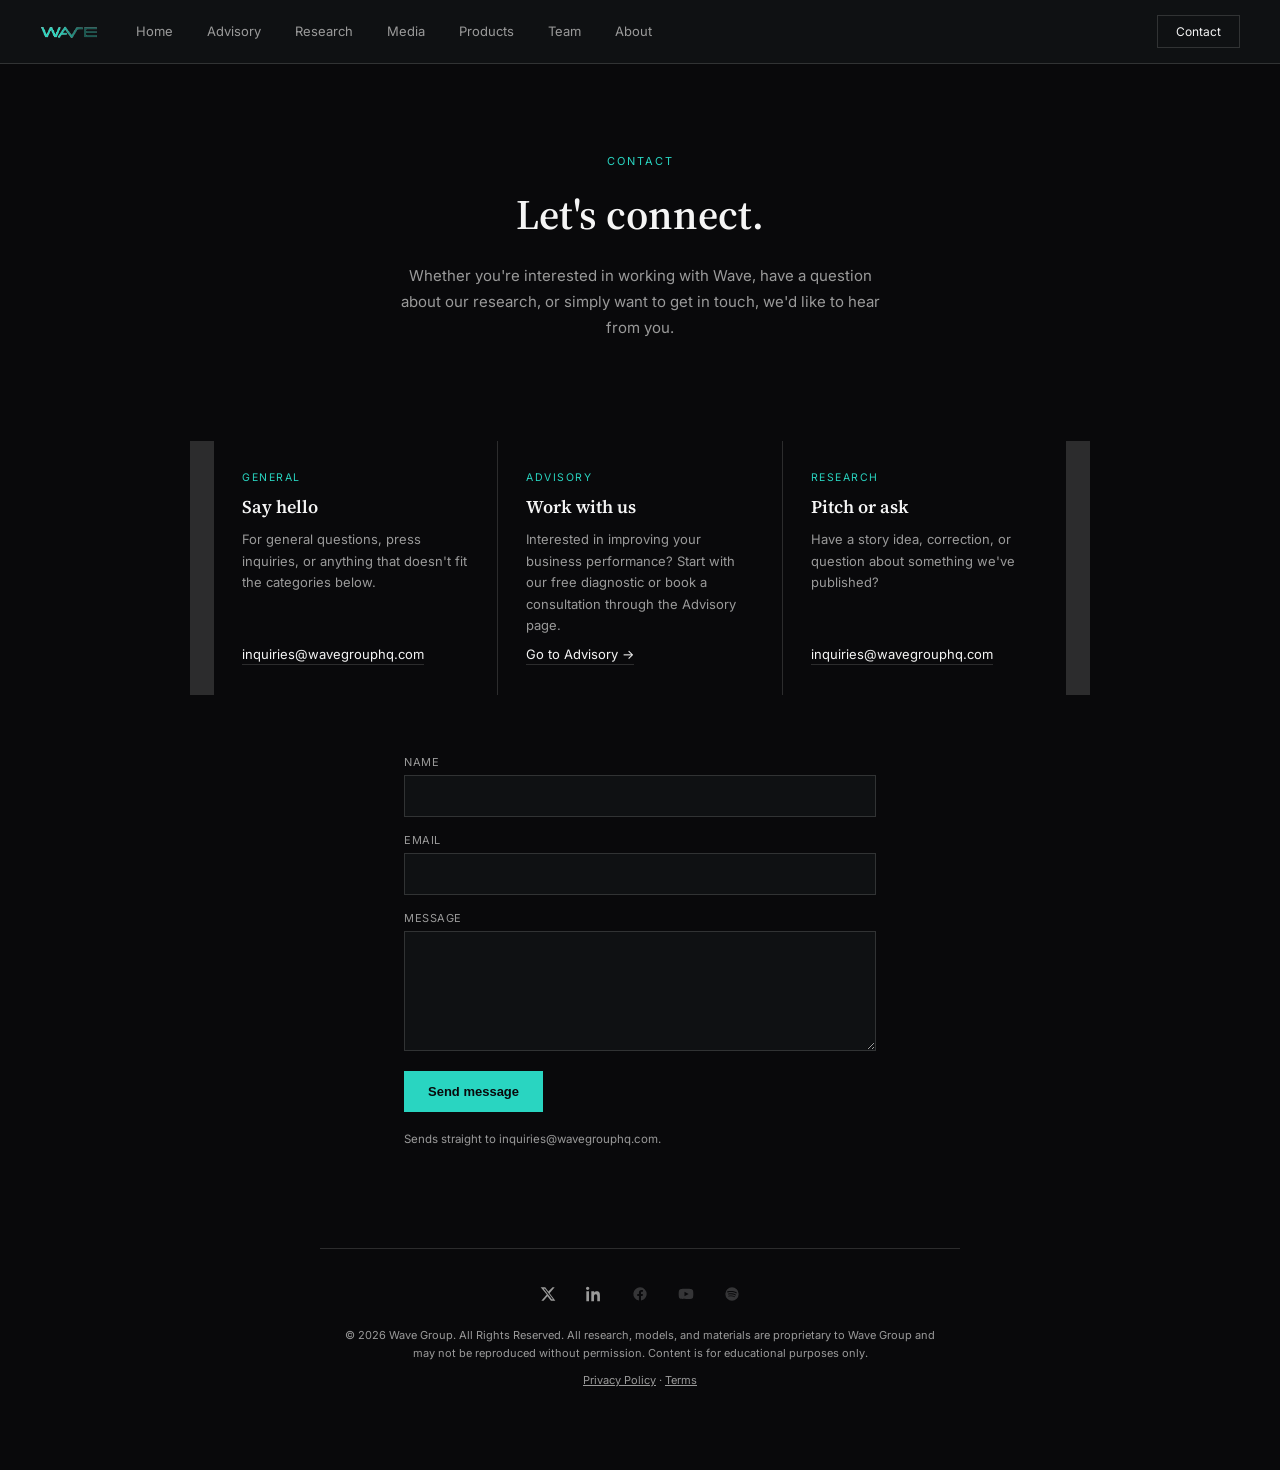
<file: contact.html>
<!DOCTYPE html>
<html lang="en">
<head>
<meta charset="UTF-8">
<meta name="viewport" content="width=device-width, initial-scale=1">
<title>Contact — Wave Group</title>
<meta name="description" content="Get in touch with Wave Group for general inquiries, Advisory work, or Research pitches and questions.">
<link rel="canonical" href="https://wavegrouphq.com/contact.html">
<meta property="og:type" content="website">
<meta property="og:title" content="Contact — Wave Group">
<meta property="og:description" content="Get in touch with Wave Group for general inquiries, Advisory work, or Research pitches and questions.">
<meta property="og:url" content="https://wavegrouphq.com/contact.html">
<meta property="og:image" content="https://wavegrouphq.com/assets/og-image.jpg">
<meta property="og:site_name" content="Wave Group">
<meta name="twitter:card" content="summary_large_image">
<meta name="twitter:title" content="Contact — Wave Group">
<meta name="twitter:description" content="Get in touch with Wave Group for general inquiries, Advisory work, or Research pitches and questions.">
<meta name="twitter:image" content="https://wavegrouphq.com/assets/og-image.jpg">
<link rel="icon" type="image/png" sizes="32x32" href="assets/favicon-32x32.png">
<link rel="icon" type="image/png" sizes="16x16" href="assets/favicon-16x16.png">
<link rel="apple-touch-icon" sizes="180x180" href="assets/apple-touch-icon.png">
<link rel="icon" href="assets/favicon.ico">
<link rel="preconnect" href="https://fonts.googleapis.com">
<link rel="preconnect" href="https://fonts.gstatic.com" crossorigin>
<link href="https://fonts.googleapis.com/css2?family=Source+Serif+4:opsz,wght@8..60,500;8..60,600&family=Inter:wght@400;500;600&display=swap" rel="stylesheet">
<link rel="stylesheet" href="styles.css">
</head>
<body>
<header class="bar">
  <div class="left-group">
  <img src="assets/logo.png" alt="Wave Group" style="height:24px;width:auto;display:block;">
  <nav>
    <a href="index.html">Home</a>
    <a href="advisory.html">Advisory</a>
    <a href="library.html">Research</a>
    <a href="media.html">Media</a>
    <a href="products.html">Products</a>
    <a href="team.html">Team</a>
    <a href="about.html">About</a>
  </nav>
  </div>
  <a class="cta" href="contact.html">Contact</a>
</header>

<div class="hero">
  <p class="eyebrow">Contact</p>
  <h1>Let's connect.</h1>
  <p class="sub">Whether you're interested in working with Wave, have a question about our research, or simply want to get in touch, we'd like to hear from you.</p>
</div>

<div class="contact-grid">
  <div class="contact-card">
    <span class="contact-label">General</span>
    <span class="contact-title">Say hello</span>
    <span class="contact-desc">For general questions, press inquiries, or anything that doesn't fit the categories below.</span>
    <a class="contact-link" href="mailto:inquiries@wavegrouphq.com">inquiries@wavegrouphq.com</a>
  </div>
  <div class="contact-card">
    <span class="contact-label">Advisory</span>
    <span class="contact-title">Work with us</span>
    <span class="contact-desc">Interested in improving your business performance? Start with our free diagnostic or book a consultation through the Advisory page.</span>
    <a class="contact-link" href="advisory.html#contact">Go to Advisory →</a>
  </div>
  <div class="contact-card">
    <span class="contact-label">Research</span>
    <span class="contact-title">Pitch or ask</span>
    <span class="contact-desc">Have a story idea, correction, or question about something we've published?</span>
    <a class="contact-link" href="mailto:inquiries@wavegrouphq.com?subject=Research inquiry">inquiries@wavegrouphq.com</a>
  </div>
</div>

<div class="contact-form-wrap">
  <form class="contact-form" id="contactForm">
    <div>
      <label for="cf-name">Name</label>
      <input type="text" id="cf-name" required>
    </div>
    <div>
      <label for="cf-email">Email</label>
      <input type="email" id="cf-email" required>
    </div>
    <div>
      <label for="cf-message">Message</label>
      <textarea id="cf-message" required></textarea>
    </div>
    <button type="submit" id="cf-submit">Send message</button>
    <p class="contact-form-note" id="cf-status">Sends straight to inquiries@wavegrouphq.com.</p>
  </form>
</div>

<script>
  (function(){
    var form = document.getElementById('contactForm');
    var submitBtn = document.getElementById('cf-submit');
    var status = document.getElementById('cf-status');
    var defaultStatus = status.textContent;

    form.addEventListener('submit', function(e){
      e.preventDefault();
      var name = document.getElementById('cf-name').value;
      var email = document.getElementById('cf-email').value;
      var message = document.getElementById('cf-message').value;

      submitBtn.disabled = true;
      submitBtn.textContent = 'Sending…';
      status.textContent = defaultStatus;
      status.style.color = '';

      fetch('/api/contact', {
        method: 'POST',
        headers: { 'Content-Type': 'application/json' },
        body: JSON.stringify({ name: name, email: email, message: message })
      })
        .then(function(res){
          return res.json().then(function(data){ return { ok: res.ok, data: data }; });
        })
        .then(function(result){
          if (result.ok) {
            form.reset();
            status.textContent = 'Sent — thanks, we\'ll get back to you soon.';
            status.style.color = 'var(--accent)';
          } else {
            status.textContent = result.data.error || 'Something went wrong. Please try again.';
            status.style.color = '#e07a5f';
          }
        })
        .catch(function(){
          status.textContent = 'Could not reach the server. Please try again or email inquiries@wavegrouphq.com directly.';
          status.style.color = '#e07a5f';
        })
        .finally(function(){
          submitBtn.disabled = false;
          submitBtn.textContent = 'Send message';
        });
    });
  })();
</script>

<footer>
  <div style="text-align:center;">
    <div class="social-row">
      <a class="social-icon" href="https://x.com/WaveGroupLLC" target="_blank" rel="noopener" aria-label="X">
        <svg viewBox="0 0 24 24" fill="currentColor"><path d="M18.9 2H22l-7.6 8.7L23 22h-6.6l-5.2-6.8L5.3 22H2l8.1-9.3L1 2h6.8l4.7 6.2L18.9 2zm-1.2 18h1.8L7.4 4H5.5l12.2 16z"/></svg>
      </a>
      <a class="social-icon" href="https://www.linkedin.com/company/wave-strategy-capital-group" target="_blank" rel="noopener" aria-label="LinkedIn">
        <svg viewBox="0 0 24 24" fill="currentColor"><path d="M4.98 3.5C4.98 4.88 3.88 6 2.5 6S0 4.88 0 3.5 1.12 1 2.5 1s2.48 1.12 2.48 2.5zM.5 8h4V23h-4V8zM8.5 8h3.8v2.05h.05c.53-1 1.83-2.05 3.77-2.05 4.03 0 4.78 2.65 4.78 6.1V23h-4v-6.9c0-1.65-.03-3.77-2.3-3.77-2.3 0-2.65 1.8-2.65 3.65V23h-4V8z"/></svg>
      </a>
      <span class="social-icon disabled" aria-label="Facebook (coming soon)">
        <svg viewBox="0 0 24 24" fill="currentColor"><path d="M22 12a10 10 0 1 0-11.6 9.9v-7H7.9V12h2.5V9.8c0-2.5 1.5-3.9 3.8-3.9 1.1 0 2.2.2 2.2.2v2.5h-1.3c-1.2 0-1.6.8-1.6 1.6V12h2.8l-.4 2.9h-2.4v7A10 10 0 0 0 22 12z"/></svg>
      </span>
      <span class="social-icon disabled" aria-label="YouTube (coming soon)">
        <svg viewBox="0 0 24 24" fill="currentColor"><path d="M23 12s0-3.6-.5-5.3c-.3-1-1-1.7-2-2C18.9 4.2 12 4.2 12 4.2s-6.9 0-8.5.5c-1 .3-1.7 1-2 2C1 8.4 1 12 1 12s0 3.6.5 5.3c.3 1 1 1.7 2 2 1.6.5 8.5.5 8.5.5s6.9 0 8.5-.5c1-.3 1.7-1 2-2 .5-1.7.5-5.3.5-5.3zM9.7 15.5V8.5l6.3 3.5-6.3 3.5z"/></svg>
      </span>
      <span class="social-icon disabled" aria-label="Spotify (coming soon)">
        <svg viewBox="0 0 24 24" fill="currentColor"><path d="M12 2a10 10 0 1 0 0 20 10 10 0 0 0 0-20zm4.6 14.4a.6.6 0 0 1-.83.2c-2.3-1.4-5.2-1.7-8.6-.9a.6.6 0 1 1-.27-1.17c3.7-.85 6.9-.48 9.5 1.1a.6.6 0 0 1 .2.76zm1.2-2.7a.75.75 0 0 1-1.03.25c-2.6-1.6-6.6-2.1-9.7-1.13a.75.75 0 1 1-.44-1.43c3.5-1.08 7.9-.53 10.9 1.3.36.22.48.7.27 1.01zm.1-2.8C15 9 8.9 8.8 6 9.7a.9.9 0 1 1-.5-1.7c3.4-1.03 10-.8 13.3 1.3a.9.9 0 1 1-1 1.6z"/></svg>
      </span>
    </div>
    <p style="margin:0 0 10px;">© 2026 Wave Group. All Rights Reserved. All research, models, and materials are proprietary to Wave Group and may not be reproduced without permission. Content is for educational purposes only.</p>
    <p style="margin:0;"><a href="legal.html" style="color:var(--ink-soft);">Privacy Policy</a> &middot; <a href="legal.html" style="color:var(--ink-soft);">Terms</a></p>
  </div>
</footer>
</body>
</html>
</file>
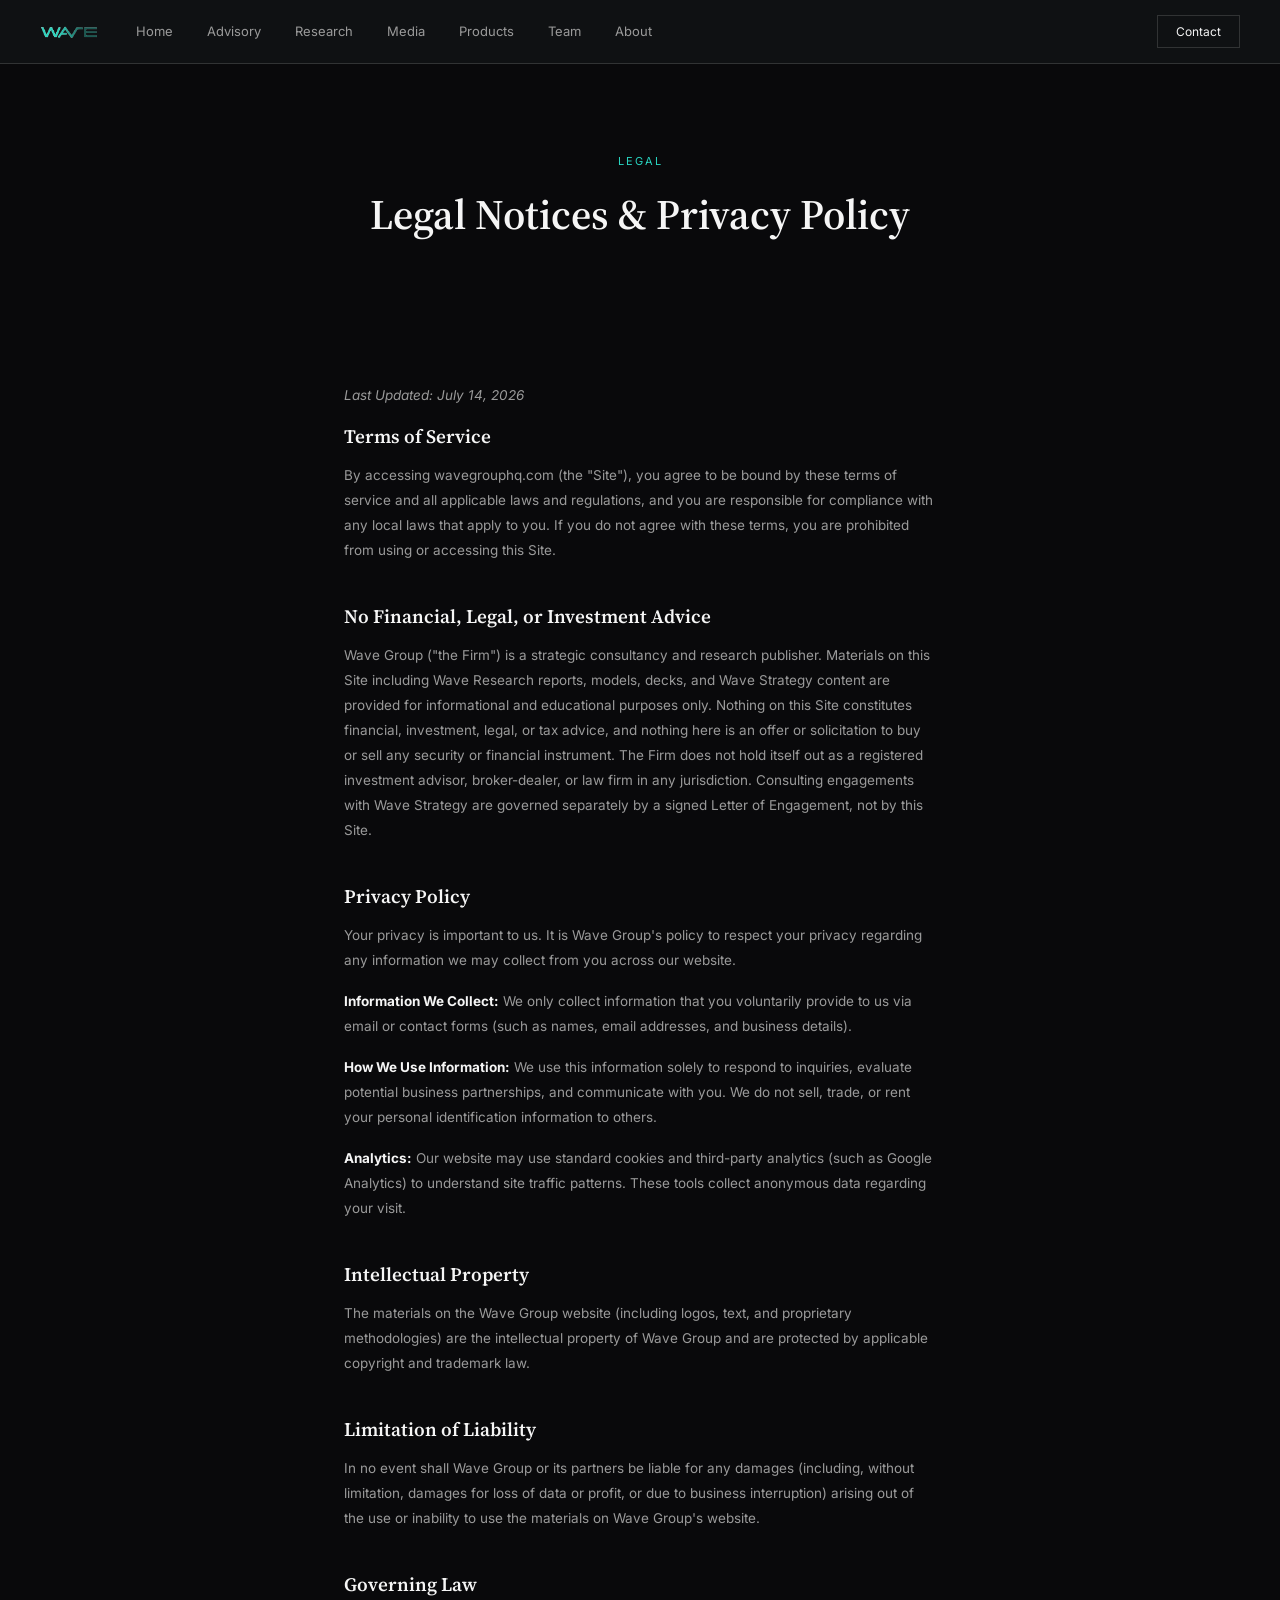
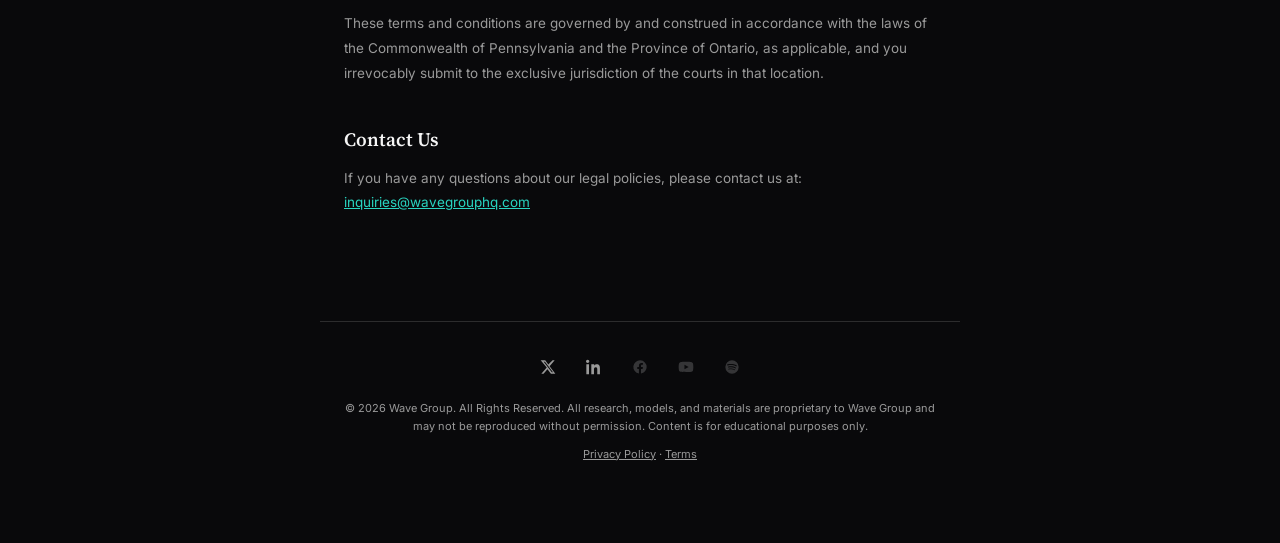
<file: legal.html>
<!DOCTYPE html>
<html lang="en">
<head>
<meta charset="UTF-8">
<meta name="viewport" content="width=device-width, initial-scale=1">
<title>Legal Notices & Privacy Policy — Wave Group</title>
<meta name="description" content="Terms of Service and Privacy Policy for Wave Group and wavegrouphq.com.">
<link rel="canonical" href="https://wavegrouphq.com/legal.html">
<meta property="og:type" content="website">
<meta property="og:title" content="Legal Notices & Privacy Policy — Wave Group">
<meta property="og:description" content="Terms of Service and Privacy Policy for Wave Group and wavegrouphq.com.">
<meta property="og:url" content="https://wavegrouphq.com/legal.html">
<meta property="og:image" content="https://wavegrouphq.com/assets/og-image.jpg">
<meta property="og:site_name" content="Wave Group">
<meta name="twitter:card" content="summary_large_image">
<meta name="twitter:title" content="Legal Notices & Privacy Policy — Wave Group">
<meta name="twitter:description" content="Terms of Service and Privacy Policy for Wave Group and wavegrouphq.com.">
<meta name="twitter:image" content="https://wavegrouphq.com/assets/og-image.jpg">
<link rel="icon" type="image/png" sizes="32x32" href="assets/favicon-32x32.png">
<link rel="icon" type="image/png" sizes="16x16" href="assets/favicon-16x16.png">
<link rel="apple-touch-icon" sizes="180x180" href="assets/apple-touch-icon.png">
<link rel="icon" href="assets/favicon.ico">
<link rel="preconnect" href="https://fonts.googleapis.com">
<link rel="preconnect" href="https://fonts.gstatic.com" crossorigin>
<link href="https://fonts.googleapis.com/css2?family=Source+Serif+4:opsz,wght@8..60,500;8..60,600&family=Inter:wght@400;500;600&display=swap" rel="stylesheet">
<link rel="stylesheet" href="styles.css">
</head>
<body>
<header class="bar">
  <div class="left-group">
  <img src="assets/logo.png" alt="Wave Group" style="height:24px;width:auto;display:block;">
  <nav>
    <a href="index.html">Home</a>
    <a href="advisory.html">Advisory</a>
    <a href="library.html">Research</a>
    <a href="media.html">Media</a>
    <a href="products.html">Products</a>
    <a href="team.html">Team</a>
    <a href="about.html">About</a>
  </nav>
  </div>
  <a class="cta" href="contact.html">Contact</a>
</header>

<div class="hero">
  <p class="eyebrow">Legal</p>
  <h1>Legal Notices & Privacy Policy</h1>
</div>

<div class="legal-wrap">
  <p class="legal-updated">Last Updated: July 14, 2026</p>

  <h2>Terms of Service</h2>
  <p>By accessing wavegrouphq.com (the "Site"), you agree to be bound by these terms of service and all applicable laws and regulations, and you are responsible for compliance with any local laws that apply to you. If you do not agree with these terms, you are prohibited from using or accessing this Site.</p>

  <h2>No Financial, Legal, or Investment Advice</h2>
  <p>Wave Group ("the Firm") is a strategic consultancy and research publisher. Materials on this Site including Wave Research reports, models, decks, and Wave Strategy content are provided for informational and educational purposes only. Nothing on this Site constitutes financial, investment, legal, or tax advice, and nothing here is an offer or solicitation to buy or sell any security or financial instrument. The Firm does not hold itself out as a registered investment advisor, broker-dealer, or law firm in any jurisdiction. Consulting engagements with Wave Strategy are governed separately by a signed Letter of Engagement, not by this Site.</p>

  <h2>Privacy Policy</h2>
  <p>Your privacy is important to us. It is Wave Group's policy to respect your privacy regarding any information we may collect from you across our website.</p>
  <p><strong style="color:var(--ink);">Information We Collect:</strong> We only collect information that you voluntarily provide to us via email or contact forms (such as names, email addresses, and business details).</p>
  <p><strong style="color:var(--ink);">How We Use Information:</strong> We use this information solely to respond to inquiries, evaluate potential business partnerships, and communicate with you. We do not sell, trade, or rent your personal identification information to others.</p>
  <p><strong style="color:var(--ink);">Analytics:</strong> Our website may use standard cookies and third-party analytics (such as Google Analytics) to understand site traffic patterns. These tools collect anonymous data regarding your visit.</p>

  <h2>Intellectual Property</h2>
  <p>The materials on the Wave Group website (including logos, text, and proprietary methodologies) are the intellectual property of Wave Group and are protected by applicable copyright and trademark law.</p>

  <h2>Limitation of Liability</h2>
  <p>In no event shall Wave Group or its partners be liable for any damages (including, without limitation, damages for loss of data or profit, or due to business interruption) arising out of the use or inability to use the materials on Wave Group's website.</p>

  <h2>Governing Law</h2>
  <p>These terms and conditions are governed by and construed in accordance with the laws of the Commonwealth of Pennsylvania and the Province of Ontario, as applicable, and you irrevocably submit to the exclusive jurisdiction of the courts in that location.</p>

  <h2>Contact Us</h2>
  <p>If you have any questions about our legal policies, please contact us at: <a href="mailto:inquiries@wavegrouphq.com">inquiries@wavegrouphq.com</a></p>
</div>

<footer>
  <div style="text-align:center;">
    <div class="social-row">
      <a class="social-icon" href="https://x.com/WaveGroupLLC" target="_blank" rel="noopener" aria-label="X">
        <svg viewBox="0 0 24 24" fill="currentColor"><path d="M18.9 2H22l-7.6 8.7L23 22h-6.6l-5.2-6.8L5.3 22H2l8.1-9.3L1 2h6.8l4.7 6.2L18.9 2zm-1.2 18h1.8L7.4 4H5.5l12.2 16z"/></svg>
      </a>
      <a class="social-icon" href="https://www.linkedin.com/company/wave-strategy-capital-group" target="_blank" rel="noopener" aria-label="LinkedIn">
        <svg viewBox="0 0 24 24" fill="currentColor"><path d="M4.98 3.5C4.98 4.88 3.88 6 2.5 6S0 4.88 0 3.5 1.12 1 2.5 1s2.48 1.12 2.48 2.5zM.5 8h4V23h-4V8zM8.5 8h3.8v2.05h.05c.53-1 1.83-2.05 3.77-2.05 4.03 0 4.78 2.65 4.78 6.1V23h-4v-6.9c0-1.65-.03-3.77-2.3-3.77-2.3 0-2.65 1.8-2.65 3.65V23h-4V8z"/></svg>
      </a>
      <span class="social-icon disabled" aria-label="Facebook (coming soon)">
        <svg viewBox="0 0 24 24" fill="currentColor"><path d="M22 12a10 10 0 1 0-11.6 9.9v-7H7.9V12h2.5V9.8c0-2.5 1.5-3.9 3.8-3.9 1.1 0 2.2.2 2.2.2v2.5h-1.3c-1.2 0-1.6.8-1.6 1.6V12h2.8l-.4 2.9h-2.4v7A10 10 0 0 0 22 12z"/></svg>
      </span>
      <span class="social-icon disabled" aria-label="YouTube (coming soon)">
        <svg viewBox="0 0 24 24" fill="currentColor"><path d="M23 12s0-3.6-.5-5.3c-.3-1-1-1.7-2-2C18.9 4.2 12 4.2 12 4.2s-6.9 0-8.5.5c-1 .3-1.7 1-2 2C1 8.4 1 12 1 12s0 3.6.5 5.3c.3 1 1 1.7 2 2 1.6.5 8.5.5 8.5.5s6.9 0 8.5-.5c1-.3 1.7-1 2-2 .5-1.7.5-5.3.5-5.3zM9.7 15.5V8.5l6.3 3.5-6.3 3.5z"/></svg>
      </span>
      <span class="social-icon disabled" aria-label="Spotify (coming soon)">
        <svg viewBox="0 0 24 24" fill="currentColor"><path d="M12 2a10 10 0 1 0 0 20 10 10 0 0 0 0-20zm4.6 14.4a.6.6 0 0 1-.83.2c-2.3-1.4-5.2-1.7-8.6-.9a.6.6 0 1 1-.27-1.17c3.7-.85 6.9-.48 9.5 1.1a.6.6 0 0 1 .2.76zm1.2-2.7a.75.75 0 0 1-1.03.25c-2.6-1.6-6.6-2.1-9.7-1.13a.75.75 0 1 1-.44-1.43c3.5-1.08 7.9-.53 10.9 1.3.36.22.48.7.27 1.01zm.1-2.8C15 9 8.9 8.8 6 9.7a.9.9 0 1 1-.5-1.7c3.4-1.03 10-.8 13.3 1.3a.9.9 0 1 1-1 1.6z"/></svg>
      </span>
    </div>
    <p style="margin:0 0 10px;">© 2026 Wave Group. All Rights Reserved. All research, models, and materials are proprietary to Wave Group and may not be reproduced without permission. Content is for educational purposes only.</p>
    <p style="margin:0;"><a href="legal.html" style="color:var(--ink-soft);">Privacy Policy</a> &middot; <a href="legal.html" style="color:var(--ink-soft);">Terms</a></p>
  </div>
</footer>
</body>
</html>
</file>
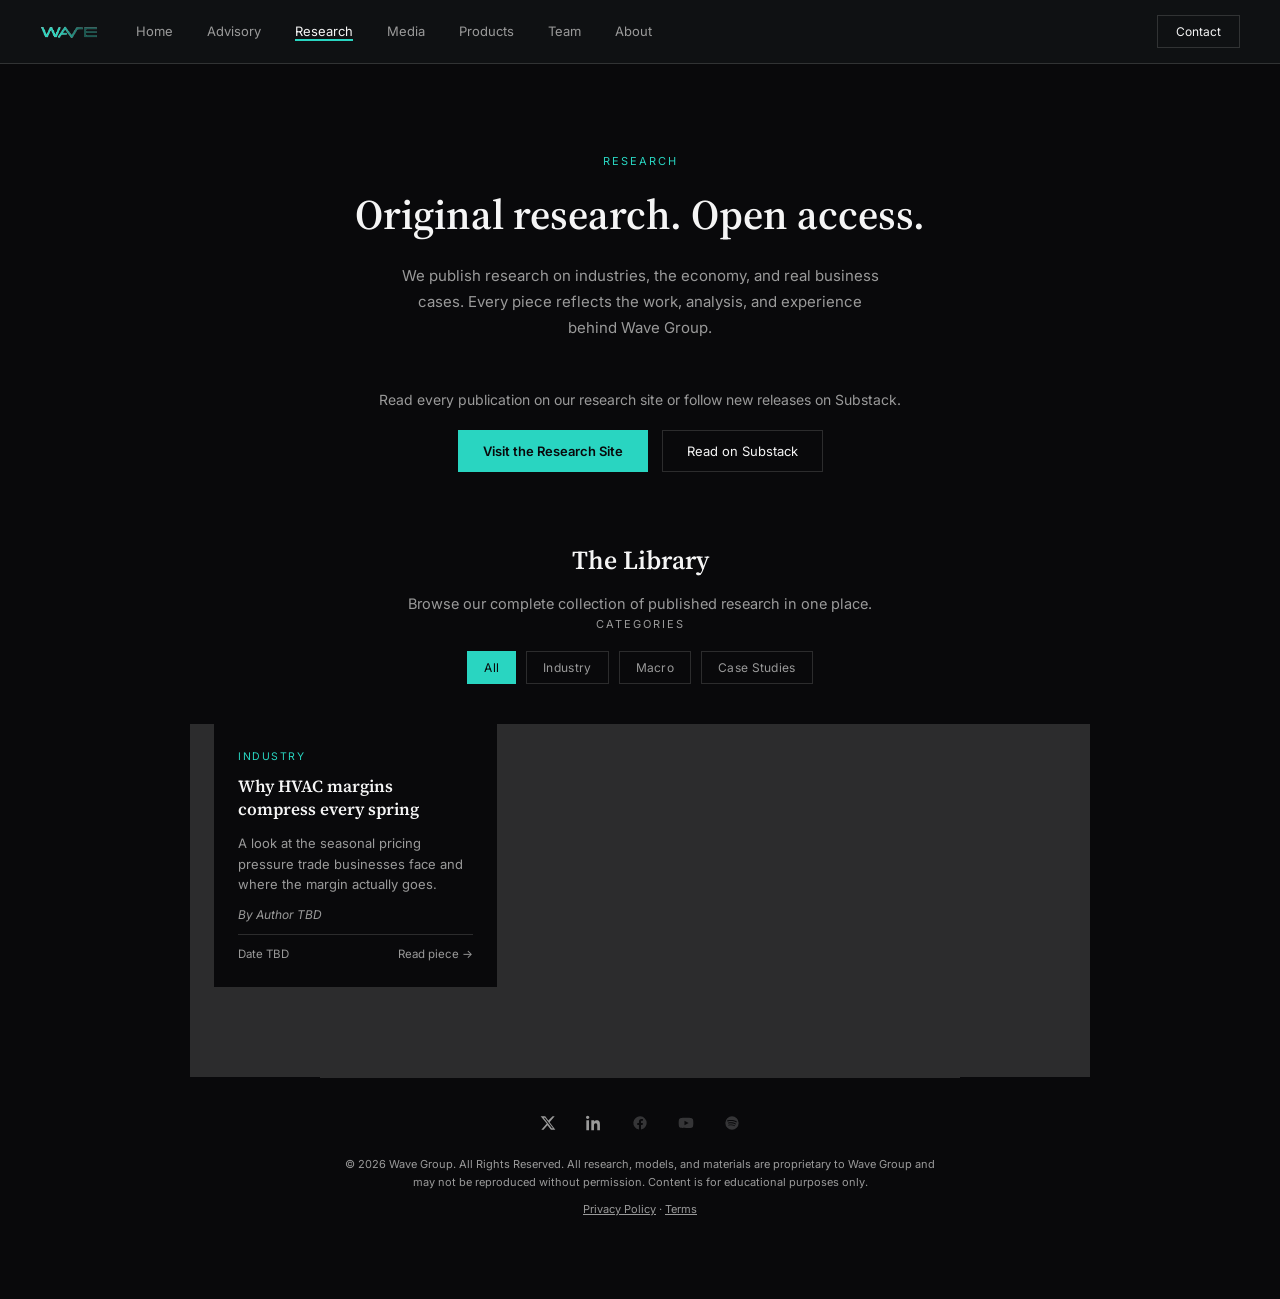
<file: library.html>
<!DOCTYPE html>
<html lang="en">
<head>
<meta charset="UTF-8">
<meta name="viewport" content="width=device-width, initial-scale=1">
<title>Research — Wave Group</title>
<meta name="description" content="Original research on industries, economics, and applied business case work from Wave Group, published on Substack and hosted in full at Wave Research.">
<link rel="canonical" href="https://wavegrouphq.com/library.html">
<meta property="og:type" content="website">
<meta property="og:title" content="Research — Wave Group">
<meta property="og:description" content="Original research on industries, economics, and applied business case work from Wave Group, published on Substack and hosted in full at Wave Research.">
<meta property="og:url" content="https://wavegrouphq.com/library.html">
<meta property="og:image" content="https://wavegrouphq.com/assets/og-image.jpg">
<meta property="og:site_name" content="Wave Group">
<meta name="twitter:card" content="summary_large_image">
<meta name="twitter:title" content="Research — Wave Group">
<meta name="twitter:description" content="Original research on industries, economics, and applied business case work from Wave Group, published on Substack and hosted in full at Wave Research.">
<meta name="twitter:image" content="https://wavegrouphq.com/assets/og-image.jpg">
<link rel="icon" type="image/png" sizes="32x32" href="assets/favicon-32x32.png">
<link rel="icon" type="image/png" sizes="16x16" href="assets/favicon-16x16.png">
<link rel="apple-touch-icon" sizes="180x180" href="assets/apple-touch-icon.png">
<link rel="icon" href="assets/favicon.ico">
<link rel="preconnect" href="https://fonts.googleapis.com">
<link rel="preconnect" href="https://fonts.gstatic.com" crossorigin>
<link href="https://fonts.googleapis.com/css2?family=Source+Serif+4:opsz,wght@8..60,500;8..60,600&family=Inter:wght@400;500;600&display=swap" rel="stylesheet">
<link rel="stylesheet" href="styles.css">
</head>
<body>
<header class="bar">
  <div class="left-group">
  <img src="assets/logo.png" alt="Wave Group" style="height:24px;width:auto;display:block;">
  <nav>
    <a href="index.html">Home</a>
    <a href="advisory.html">Advisory</a>
    <a href="library.html" class="active">Research</a>
    <a href="media.html">Media</a>
    <a href="products.html">Products</a>
    <a href="team.html">Team</a>
    <a href="about.html">About</a>
  </nav>
  </div>
  <a class="cta" href="contact.html">Contact</a>
</header>

<div class="hero">
  <p class="eyebrow">Research</p>
  <h1>Original research. Open access.</h1>
  <p class="sub">We publish research on industries, the economy, and real business cases. Every piece reflects the work, analysis, and experience behind Wave Group.</p>
</div>

<div class="cta-band" style="padding-bottom:50px;">
  <p style="font-size:14px; color:var(--ink-soft); margin:0 0 22px;">Read every publication on our research site or follow new releases on Substack.</p>
  <div class="cta-buttons">
    <a class="btn btn-primary" href="https://research.wavegroup.capital" target="_blank" rel="noopener">Visit the Research Site</a>
    <a class="btn" href="https://wavegroup.substack.com" target="_blank" rel="noopener">Read on Substack</a>
  </div>
</div>

<div class="section-head" style="margin-top:20px;">
  <h2>The Library</h2>
  <p>Browse our complete collection of published research in one place.</p>
</div>

<p style="text-align:center; font-size:11px; letter-spacing:2px; text-transform:uppercase; color:var(--ink-soft); margin:0 0 20px;">Categories</p>

<div class="filter-bar" id="filterBar">
  <button class="filter-tab active" data-filter="all">All</button>
  <button class="filter-tab" data-filter="industry">Industry</button>
  <button class="filter-tab" data-filter="macro">Macro</button>
  <button class="filter-tab" data-filter="case-study">Case Studies</button>
</div>

<div class="library-grid" id="libraryGrid">

  <a class="library-card" data-category="industry" href="article-hvac-margins.html">
    <span class="library-cat">Industry</span>
    <span class="library-title">Why HVAC margins compress every spring</span>
    <span class="library-excerpt">A look at the seasonal pricing pressure trade businesses face and where the margin actually goes.</span>
    <span class="library-author">By Author TBD</span>
    <span class="library-meta">
      <span>Date TBD</span>
      <span>Read piece →</span>
    </span>
  </a>

</div>

<footer>
  <div style="text-align:center;">
    <div class="social-row">
      <a class="social-icon" href="https://x.com/WaveGroupLLC" target="_blank" rel="noopener" aria-label="X">
        <svg viewBox="0 0 24 24" fill="currentColor"><path d="M18.9 2H22l-7.6 8.7L23 22h-6.6l-5.2-6.8L5.3 22H2l8.1-9.3L1 2h6.8l4.7 6.2L18.9 2zm-1.2 18h1.8L7.4 4H5.5l12.2 16z"/></svg>
      </a>
      <a class="social-icon" href="https://www.linkedin.com/company/wave-strategy-capital-group" target="_blank" rel="noopener" aria-label="LinkedIn">
        <svg viewBox="0 0 24 24" fill="currentColor"><path d="M4.98 3.5C4.98 4.88 3.88 6 2.5 6S0 4.88 0 3.5 1.12 1 2.5 1s2.48 1.12 2.48 2.5zM.5 8h4V23h-4V8zM8.5 8h3.8v2.05h.05c.53-1 1.83-2.05 3.77-2.05 4.03 0 4.78 2.65 4.78 6.1V23h-4v-6.9c0-1.65-.03-3.77-2.3-3.77-2.3 0-2.65 1.8-2.65 3.65V23h-4V8z"/></svg>
      </a>
      <span class="social-icon disabled" aria-label="Facebook (coming soon)">
        <svg viewBox="0 0 24 24" fill="currentColor"><path d="M22 12a10 10 0 1 0-11.6 9.9v-7H7.9V12h2.5V9.8c0-2.5 1.5-3.9 3.8-3.9 1.1 0 2.2.2 2.2.2v2.5h-1.3c-1.2 0-1.6.8-1.6 1.6V12h2.8l-.4 2.9h-2.4v7A10 10 0 0 0 22 12z"/></svg>
      </span>
      <span class="social-icon disabled" aria-label="YouTube (coming soon)">
        <svg viewBox="0 0 24 24" fill="currentColor"><path d="M23 12s0-3.6-.5-5.3c-.3-1-1-1.7-2-2C18.9 4.2 12 4.2 12 4.2s-6.9 0-8.5.5c-1 .3-1.7 1-2 2C1 8.4 1 12 1 12s0 3.6.5 5.3c.3 1 1 1.7 2 2 1.6.5 8.5.5 8.5.5s6.9 0 8.5-.5c1-.3 1.7-1 2-2 .5-1.7.5-5.3.5-5.3zM9.7 15.5V8.5l6.3 3.5-6.3 3.5z"/></svg>
      </span>
      <span class="social-icon disabled" aria-label="Spotify (coming soon)">
        <svg viewBox="0 0 24 24" fill="currentColor"><path d="M12 2a10 10 0 1 0 0 20 10 10 0 0 0 0-20zm4.6 14.4a.6.6 0 0 1-.83.2c-2.3-1.4-5.2-1.7-8.6-.9a.6.6 0 1 1-.27-1.17c3.7-.85 6.9-.48 9.5 1.1a.6.6 0 0 1 .2.76zm1.2-2.7a.75.75 0 0 1-1.03.25c-2.6-1.6-6.6-2.1-9.7-1.13a.75.75 0 1 1-.44-1.43c3.5-1.08 7.9-.53 10.9 1.3.36.22.48.7.27 1.01zm.1-2.8C15 9 8.9 8.8 6 9.7a.9.9 0 1 1-.5-1.7c3.4-1.03 10-.8 13.3 1.3a.9.9 0 1 1-1 1.6z"/></svg>
      </span>
    </div>
    <p style="margin:0 0 10px;">© 2026 Wave Group. All Rights Reserved. All research, models, and materials are proprietary to Wave Group and may not be reproduced without permission. Content is for educational purposes only.</p>
    <p style="margin:0;"><a href="legal.html" style="color:var(--ink-soft);">Privacy Policy</a> &middot; <a href="legal.html" style="color:var(--ink-soft);">Terms</a></p>
  </div>
</footer>

<script>
  (function(){
    var tabs = document.querySelectorAll('.filter-tab');
    var cards = document.querySelectorAll('.library-card');
    tabs.forEach(function(tab){
      tab.addEventListener('click', function(){
        tabs.forEach(function(t){ t.classList.remove('active'); });
        tab.classList.add('active');
        var filter = tab.getAttribute('data-filter');
        cards.forEach(function(card){
          var match = filter === 'all' || card.getAttribute('data-category') === filter;
          card.classList.toggle('is-hidden', !match);
        });
      });
    });
  })();
</script>
</body>
</html>
</file>
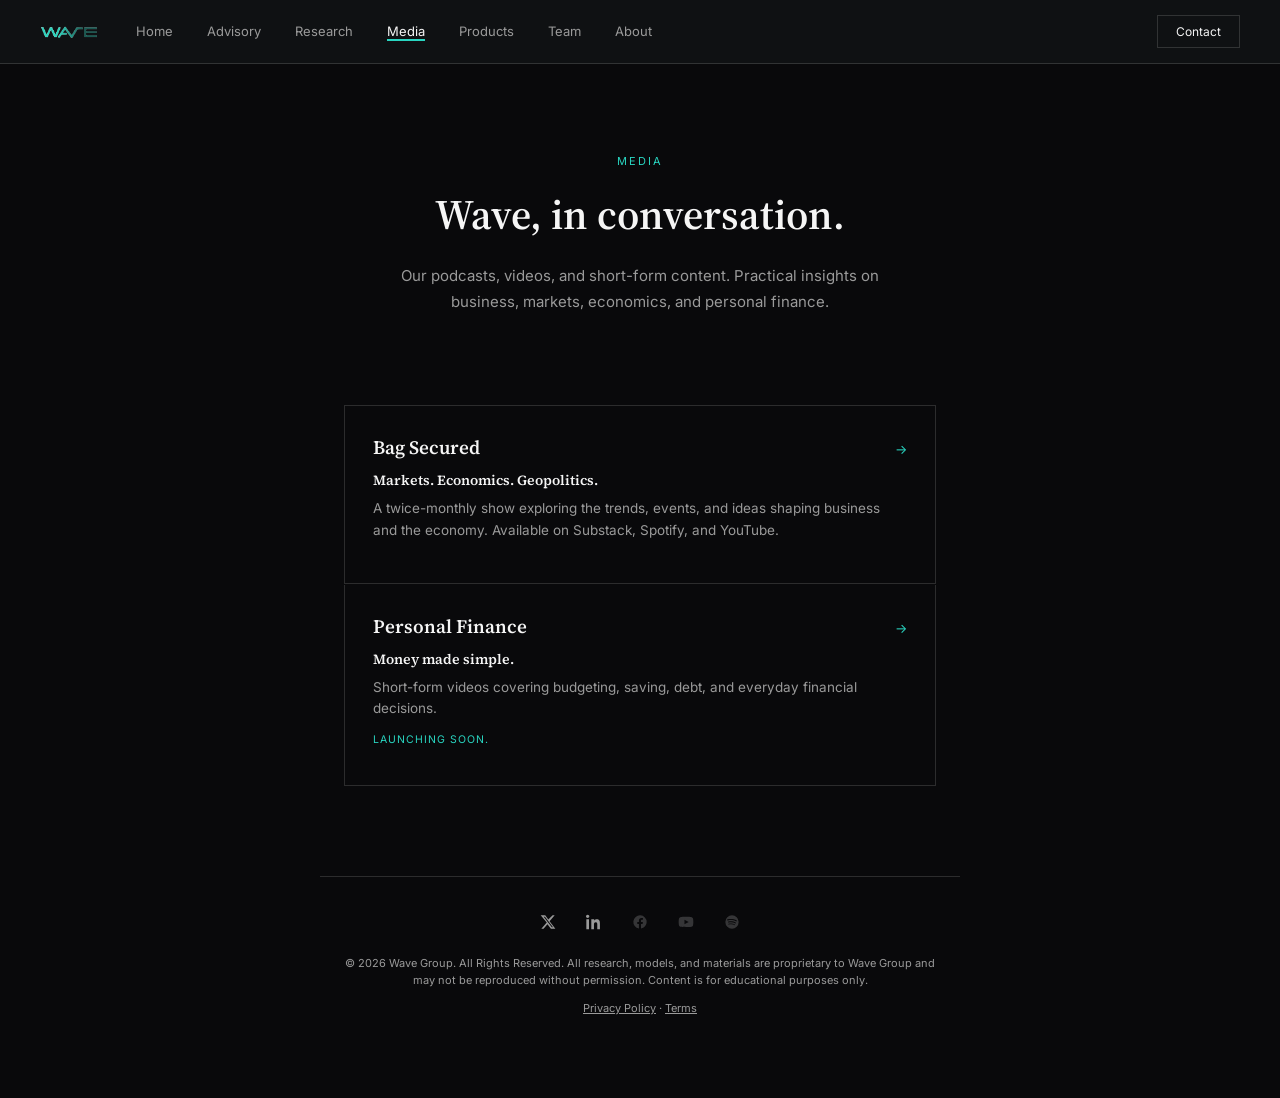
<file: media.html>
<!DOCTYPE html>
<html lang="en">
<head>
<meta charset="UTF-8">
<meta name="viewport" content="width=device-width, initial-scale=1">
<title>Media — Wave Group</title>
<meta name="description" content="Wave Group's podcasts, videos, and short-form content — Bag Secured covers markets and economics twice a month, plus an upcoming personal finance lane.">
<link rel="canonical" href="https://wavegrouphq.com/media.html">
<meta property="og:type" content="website">
<meta property="og:title" content="Media — Wave Group">
<meta property="og:description" content="Wave Group's podcasts, videos, and short-form content — Bag Secured covers markets and economics twice a month, plus an upcoming personal finance lane.">
<meta property="og:url" content="https://wavegrouphq.com/media.html">
<meta property="og:image" content="https://wavegrouphq.com/assets/og-image.jpg">
<meta property="og:site_name" content="Wave Group">
<meta name="twitter:card" content="summary_large_image">
<meta name="twitter:title" content="Media — Wave Group">
<meta name="twitter:description" content="Wave Group's podcasts, videos, and short-form content — Bag Secured covers markets and economics twice a month, plus an upcoming personal finance lane.">
<meta name="twitter:image" content="https://wavegrouphq.com/assets/og-image.jpg">
<link rel="icon" type="image/png" sizes="32x32" href="assets/favicon-32x32.png">
<link rel="icon" type="image/png" sizes="16x16" href="assets/favicon-16x16.png">
<link rel="apple-touch-icon" sizes="180x180" href="assets/apple-touch-icon.png">
<link rel="icon" href="assets/favicon.ico">
<link rel="preconnect" href="https://fonts.googleapis.com">
<link rel="preconnect" href="https://fonts.gstatic.com" crossorigin>
<link href="https://fonts.googleapis.com/css2?family=Source+Serif+4:opsz,wght@8..60,500;8..60,600&family=Inter:wght@400;500;600&display=swap" rel="stylesheet">
<link rel="stylesheet" href="styles.css">
<style>
  .media-links{ max-width:640px; margin:40px auto 90px; padding:0 24px; display:flex; flex-direction:column; gap:1px; }
  .media-link-card{ border:1px solid var(--rule); padding:28px; text-decoration:none; color:var(--ink); display:block; }
  .media-link-card + .media-link-card{ border-top:none; }
  .media-link-card:hover{ background:var(--panel); }
  .media-link-top{ display:flex; justify-content:space-between; align-items:baseline; }
  .media-link-name{ font-family:'Source Serif 4',serif; font-size:19px; font-weight:600; }
  .media-link-arrow{ font-size:13px; color:var(--accent); }
  .media-link-desc{ font-size:13.5px; color:var(--ink-soft); margin-top:8px; line-height:1.6; }
  .media-link-tagline{ font-family:'Source Serif 4',serif; font-size:14px; font-weight:600; color:var(--ink); margin:10px 0 0; }
  .media-link-status{ font-size:10.5px; letter-spacing:1px; text-transform:uppercase; color:var(--accent); margin-top:12px; }
</style>
</head>
<body>
<header class="bar">
  <div class="left-group">
  <img src="assets/logo.png" alt="Wave Group" style="height:24px;width:auto;display:block;">
  <nav>
    <a href="index.html">Home</a>
    <a href="advisory.html">Advisory</a>
    <a href="library.html">Research</a>
    <a href="media.html" class="active">Media</a>
    <a href="products.html">Products</a>
    <a href="team.html">Team</a>
    <a href="about.html">About</a>
  </nav>
  </div>
  <a class="cta" href="contact.html">Contact</a>
</header>

<div class="hero">
  <p class="eyebrow">Media</p>
  <h1>Wave, in conversation.</h1>
  <p class="sub">Our podcasts, videos, and short-form content. Practical insights on business, markets, economics, and personal finance.</p>
</div>

<div class="media-links">
  <a class="media-link-card" href="bagsecured.html">
    <div class="media-link-top">
      <span class="media-link-name">Bag Secured</span>
      <span class="media-link-arrow">→</span>
    </div>
    <p class="media-link-tagline">Markets. Economics. Geopolitics.</p>
    <p class="media-link-desc">A twice-monthly show exploring the trends, events, and ideas shaping business and the economy. Available on Substack, Spotify, and YouTube.</p>
  </a>
  <a class="media-link-card" href="personal-finance.html">
    <div class="media-link-top">
      <span class="media-link-name">Personal Finance</span>
      <span class="media-link-arrow">→</span>
    </div>
    <p class="media-link-tagline">Money made simple.</p>
    <p class="media-link-desc">Short-form videos covering budgeting, saving, debt, and everyday financial decisions.</p>
    <p class="media-link-status">Launching soon.</p>
  </a>
</div>

<footer>
  <div style="text-align:center;">
    <div class="social-row">
      <a class="social-icon" href="https://x.com/WaveGroupLLC" target="_blank" rel="noopener" aria-label="X">
        <svg viewBox="0 0 24 24" fill="currentColor"><path d="M18.9 2H22l-7.6 8.7L23 22h-6.6l-5.2-6.8L5.3 22H2l8.1-9.3L1 2h6.8l4.7 6.2L18.9 2zm-1.2 18h1.8L7.4 4H5.5l12.2 16z"/></svg>
      </a>
      <a class="social-icon" href="https://www.linkedin.com/company/wave-strategy-capital-group" target="_blank" rel="noopener" aria-label="LinkedIn">
        <svg viewBox="0 0 24 24" fill="currentColor"><path d="M4.98 3.5C4.98 4.88 3.88 6 2.5 6S0 4.88 0 3.5 1.12 1 2.5 1s2.48 1.12 2.48 2.5zM.5 8h4V23h-4V8zM8.5 8h3.8v2.05h.05c.53-1 1.83-2.05 3.77-2.05 4.03 0 4.78 2.65 4.78 6.1V23h-4v-6.9c0-1.65-.03-3.77-2.3-3.77-2.3 0-2.65 1.8-2.65 3.65V23h-4V8z"/></svg>
      </a>
      <span class="social-icon disabled" aria-label="Facebook (coming soon)">
        <svg viewBox="0 0 24 24" fill="currentColor"><path d="M22 12a10 10 0 1 0-11.6 9.9v-7H7.9V12h2.5V9.8c0-2.5 1.5-3.9 3.8-3.9 1.1 0 2.2.2 2.2.2v2.5h-1.3c-1.2 0-1.6.8-1.6 1.6V12h2.8l-.4 2.9h-2.4v7A10 10 0 0 0 22 12z"/></svg>
      </span>
      <span class="social-icon disabled" aria-label="YouTube (coming soon)">
        <svg viewBox="0 0 24 24" fill="currentColor"><path d="M23 12s0-3.6-.5-5.3c-.3-1-1-1.7-2-2C18.9 4.2 12 4.2 12 4.2s-6.9 0-8.5.5c-1 .3-1.7 1-2 2C1 8.4 1 12 1 12s0 3.6.5 5.3c.3 1 1 1.7 2 2 1.6.5 8.5.5 8.5.5s6.9 0 8.5-.5c1-.3 1.7-1 2-2 .5-1.7.5-5.3.5-5.3zM9.7 15.5V8.5l6.3 3.5-6.3 3.5z"/></svg>
      </span>
      <span class="social-icon disabled" aria-label="Spotify (coming soon)">
        <svg viewBox="0 0 24 24" fill="currentColor"><path d="M12 2a10 10 0 1 0 0 20 10 10 0 0 0 0-20zm4.6 14.4a.6.6 0 0 1-.83.2c-2.3-1.4-5.2-1.7-8.6-.9a.6.6 0 1 1-.27-1.17c3.7-.85 6.9-.48 9.5 1.1a.6.6 0 0 1 .2.76zm1.2-2.7a.75.75 0 0 1-1.03.25c-2.6-1.6-6.6-2.1-9.7-1.13a.75.75 0 1 1-.44-1.43c3.5-1.08 7.9-.53 10.9 1.3.36.22.48.7.27 1.01zm.1-2.8C15 9 8.9 8.8 6 9.7a.9.9 0 1 1-.5-1.7c3.4-1.03 10-.8 13.3 1.3a.9.9 0 1 1-1 1.6z"/></svg>
      </span>
    </div>
    <p style="margin:0 0 10px;">© 2026 Wave Group. All Rights Reserved. All research, models, and materials are proprietary to Wave Group and may not be reproduced without permission. Content is for educational purposes only.</p>
    <p style="margin:0;"><a href="legal.html" style="color:var(--ink-soft);">Privacy Policy</a> &middot; <a href="legal.html" style="color:var(--ink-soft);">Terms</a></p>
  </div>
</footer>

</body>
</html>
</file>
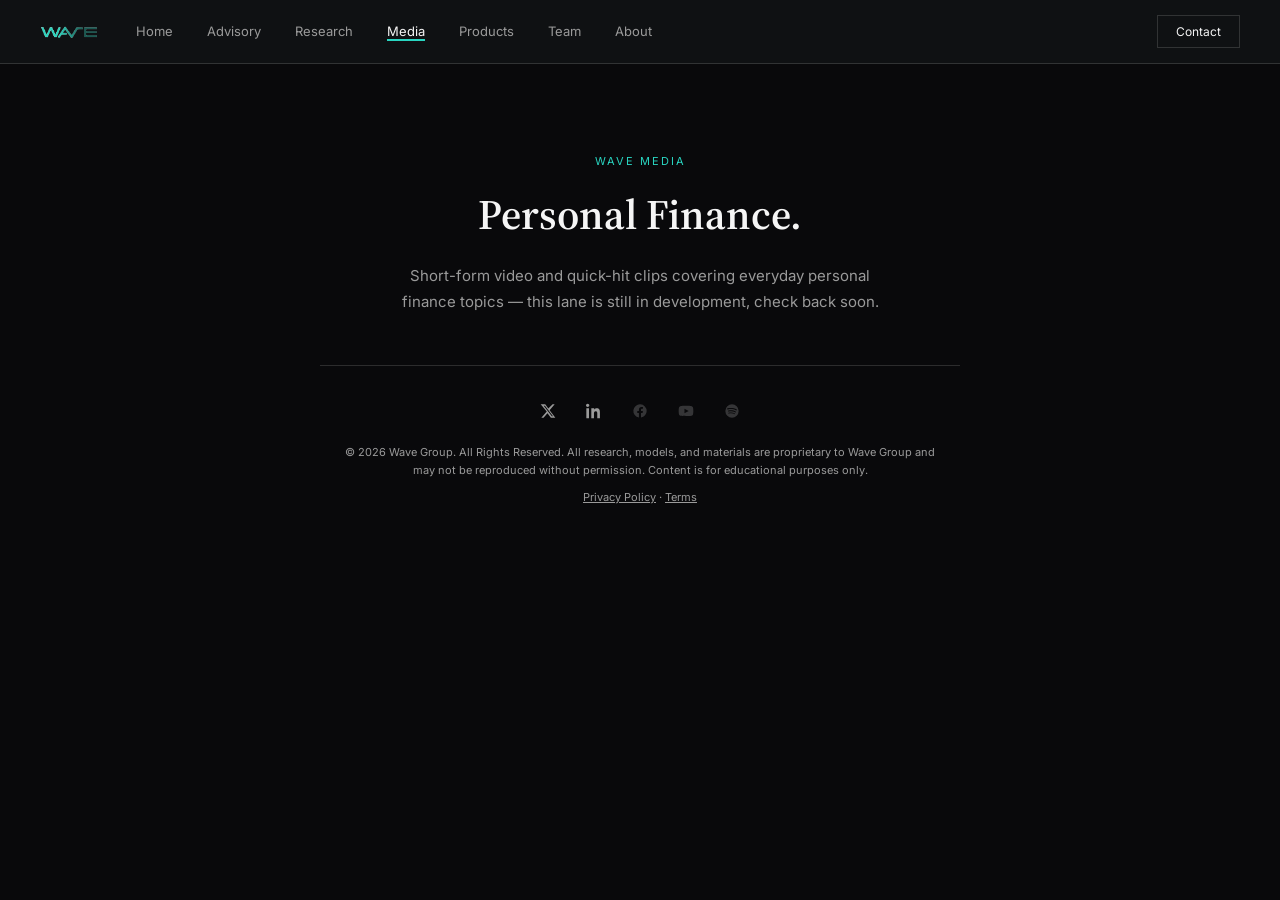
<file: personal-finance.html>
<!DOCTYPE html>
<html lang="en">
<head>
<meta charset="UTF-8">
<meta name="viewport" content="width=device-width, initial-scale=1">
<title>Personal Finance — Wave Media</title>
<meta name="description" content="Short-form video from Wave Group covering budgeting, saving, debt, and everyday financial decisions. Launching soon.">
<link rel="canonical" href="https://wavegrouphq.com/personal-finance.html">
<meta property="og:type" content="website">
<meta property="og:title" content="Personal Finance — Wave Media">
<meta property="og:description" content="Short-form video from Wave Group covering budgeting, saving, debt, and everyday financial decisions. Launching soon.">
<meta property="og:url" content="https://wavegrouphq.com/personal-finance.html">
<meta property="og:image" content="https://wavegrouphq.com/assets/og-image.jpg">
<meta property="og:site_name" content="Wave Group">
<meta name="twitter:card" content="summary_large_image">
<meta name="twitter:title" content="Personal Finance — Wave Media">
<meta name="twitter:description" content="Short-form video from Wave Group covering budgeting, saving, debt, and everyday financial decisions. Launching soon.">
<meta name="twitter:image" content="https://wavegrouphq.com/assets/og-image.jpg">
<link rel="icon" type="image/png" sizes="32x32" href="assets/favicon-32x32.png">
<link rel="icon" type="image/png" sizes="16x16" href="assets/favicon-16x16.png">
<link rel="apple-touch-icon" sizes="180x180" href="assets/apple-touch-icon.png">
<link rel="icon" href="assets/favicon.ico">
<link rel="preconnect" href="https://fonts.googleapis.com">
<link rel="preconnect" href="https://fonts.gstatic.com" crossorigin>
<link href="https://fonts.googleapis.com/css2?family=Source+Serif+4:opsz,wght@8..60,500;8..60,600&family=Inter:wght@400;500;600&display=swap" rel="stylesheet">
<link rel="stylesheet" href="styles.css">
</head>
<body>
<header class="bar">
  <div class="left-group">
  <img src="assets/logo.png" alt="Wave Group" style="height:24px;width:auto;display:block;">
  <nav>
    <a href="index.html">Home</a>
    <a href="advisory.html">Advisory</a>
    <a href="library.html">Research</a>
    <a href="media.html" class="active">Media</a>
    <a href="products.html">Products</a>
    <a href="team.html">Team</a>
    <a href="about.html">About</a>
  </nav>
  </div>
  <a class="cta" href="contact.html">Contact</a>
</header>

<div class="hero">
  <p class="eyebrow">Wave Media</p>
  <h1>Personal Finance.</h1>
  <p class="sub">Short-form video and quick-hit clips covering everyday personal finance topics — this lane is still in development, check back soon.</p>
</div>

<footer>
  <div style="text-align:center;">
    <div class="social-row">
      <a class="social-icon" href="https://x.com/WaveGroupLLC" target="_blank" rel="noopener" aria-label="X">
        <svg viewBox="0 0 24 24" fill="currentColor"><path d="M18.9 2H22l-7.6 8.7L23 22h-6.6l-5.2-6.8L5.3 22H2l8.1-9.3L1 2h6.8l4.7 6.2L18.9 2zm-1.2 18h1.8L7.4 4H5.5l12.2 16z"/></svg>
      </a>
      <a class="social-icon" href="https://www.linkedin.com/company/wave-strategy-capital-group" target="_blank" rel="noopener" aria-label="LinkedIn">
        <svg viewBox="0 0 24 24" fill="currentColor"><path d="M4.98 3.5C4.98 4.88 3.88 6 2.5 6S0 4.88 0 3.5 1.12 1 2.5 1s2.48 1.12 2.48 2.5zM.5 8h4V23h-4V8zM8.5 8h3.8v2.05h.05c.53-1 1.83-2.05 3.77-2.05 4.03 0 4.78 2.65 4.78 6.1V23h-4v-6.9c0-1.65-.03-3.77-2.3-3.77-2.3 0-2.65 1.8-2.65 3.65V23h-4V8z"/></svg>
      </a>
      <span class="social-icon disabled" aria-label="Facebook (coming soon)">
        <svg viewBox="0 0 24 24" fill="currentColor"><path d="M22 12a10 10 0 1 0-11.6 9.9v-7H7.9V12h2.5V9.8c0-2.5 1.5-3.9 3.8-3.9 1.1 0 2.2.2 2.2.2v2.5h-1.3c-1.2 0-1.6.8-1.6 1.6V12h2.8l-.4 2.9h-2.4v7A10 10 0 0 0 22 12z"/></svg>
      </span>
      <span class="social-icon disabled" aria-label="YouTube (coming soon)">
        <svg viewBox="0 0 24 24" fill="currentColor"><path d="M23 12s0-3.6-.5-5.3c-.3-1-1-1.7-2-2C18.9 4.2 12 4.2 12 4.2s-6.9 0-8.5.5c-1 .3-1.7 1-2 2C1 8.4 1 12 1 12s0 3.6.5 5.3c.3 1 1 1.7 2 2 1.6.5 8.5.5 8.5.5s6.9 0 8.5-.5c1-.3 1.7-1 2-2 .5-1.7.5-5.3.5-5.3zM9.7 15.5V8.5l6.3 3.5-6.3 3.5z"/></svg>
      </span>
      <span class="social-icon disabled" aria-label="Spotify (coming soon)">
        <svg viewBox="0 0 24 24" fill="currentColor"><path d="M12 2a10 10 0 1 0 0 20 10 10 0 0 0 0-20zm4.6 14.4a.6.6 0 0 1-.83.2c-2.3-1.4-5.2-1.7-8.6-.9a.6.6 0 1 1-.27-1.17c3.7-.85 6.9-.48 9.5 1.1a.6.6 0 0 1 .2.76zm1.2-2.7a.75.75 0 0 1-1.03.25c-2.6-1.6-6.6-2.1-9.7-1.13a.75.75 0 1 1-.44-1.43c3.5-1.08 7.9-.53 10.9 1.3.36.22.48.7.27 1.01zm.1-2.8C15 9 8.9 8.8 6 9.7a.9.9 0 1 1-.5-1.7c3.4-1.03 10-.8 13.3 1.3a.9.9 0 1 1-1 1.6z"/></svg>
      </span>
    </div>
    <p style="margin:0 0 10px;">© 2026 Wave Group. All Rights Reserved. All research, models, and materials are proprietary to Wave Group and may not be reproduced without permission. Content is for educational purposes only.</p>
    <p style="margin:0;"><a href="legal.html" style="color:var(--ink-soft);">Privacy Policy</a> &middot; <a href="legal.html" style="color:var(--ink-soft);">Terms</a></p>
  </div>
</footer>

</body>
</html>
</file>
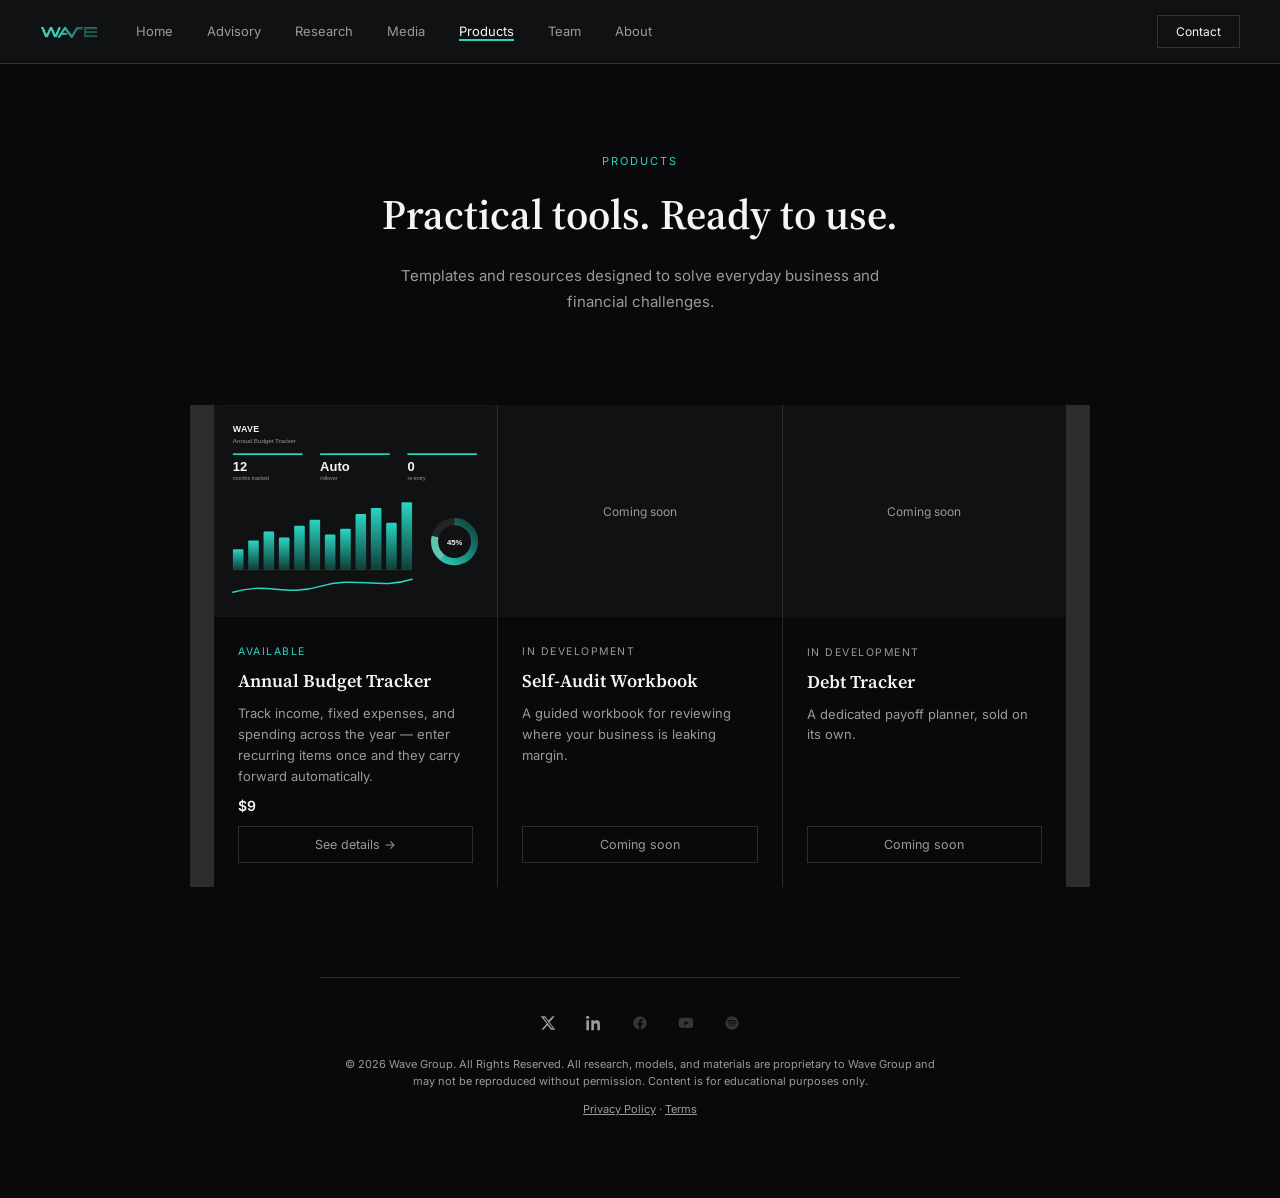
<file: products.html>
<!DOCTYPE html>
<html lang="en">
<head>
<meta charset="UTF-8">
<meta name="viewport" content="width=device-width, initial-scale=1">
<title>Products — Wave Group</title>
<meta name="description" content="Practical tools and templates from Wave Group, designed to solve everyday business and financial challenges — starting with the Annual Budget Tracker.">
<link rel="canonical" href="https://wavegrouphq.com/products.html">
<meta property="og:type" content="website">
<meta property="og:title" content="Products — Wave Group">
<meta property="og:description" content="Practical tools and templates from Wave Group, designed to solve everyday business and financial challenges — starting with the Annual Budget Tracker.">
<meta property="og:url" content="https://wavegrouphq.com/products.html">
<meta property="og:image" content="https://wavegrouphq.com/assets/og-image.jpg">
<meta property="og:site_name" content="Wave Group">
<meta name="twitter:card" content="summary_large_image">
<meta name="twitter:title" content="Products — Wave Group">
<meta name="twitter:description" content="Practical tools and templates from Wave Group, designed to solve everyday business and financial challenges — starting with the Annual Budget Tracker.">
<meta name="twitter:image" content="https://wavegrouphq.com/assets/og-image.jpg">
<link rel="icon" type="image/png" sizes="32x32" href="assets/favicon-32x32.png">
<link rel="icon" type="image/png" sizes="16x16" href="assets/favicon-16x16.png">
<link rel="apple-touch-icon" sizes="180x180" href="assets/apple-touch-icon.png">
<link rel="icon" href="assets/favicon.ico">
<link rel="preconnect" href="https://fonts.googleapis.com">
<link rel="preconnect" href="https://fonts.gstatic.com" crossorigin>
<link href="https://fonts.googleapis.com/css2?family=Source+Serif+4:opsz,wght@8..60,500;8..60,600&family=Inter:wght@400;500;600&display=swap" rel="stylesheet">
<link rel="stylesheet" href="styles.css">
</head>
<body>
<header class="bar">
  <div class="left-group">
  <img src="assets/logo.png" alt="Wave Group" style="height:24px;width:auto;display:block;">
  <nav>
    <a href="index.html">Home</a>
    <a href="advisory.html">Advisory</a>
    <a href="library.html">Research</a>
    <a href="media.html">Media</a>
    <a href="products.html" class="active">Products</a>
    <a href="team.html">Team</a>
    <a href="about.html">About</a>
  </nav>
  </div>
  <a class="cta" href="contact.html">Contact</a>
</header>

<div class="hero">
  <p class="eyebrow">Products</p>
  <h1>Practical tools. Ready to use.</h1>
  <p class="sub">Templates and resources designed to solve everyday business and financial challenges.</p>
</div>

<div class="product-grid">

  <a class="product-card" href="budget-tracker.html">
    <img class="product-visual" src="assets/budget-mockup.svg" alt="Annual Budget Tracker preview">
    <div class="product-card-body">
      <span class="product-status">Available</span>
      <span class="product-name">Annual Budget Tracker</span>
      <span class="product-desc">Track income, fixed expenses, and spending across the year — enter recurring items once and they carry forward automatically.</span>
      <span class="product-price">$9</span>
    </div>
    <span class="product-cta">See details →</span>
  </a>

  <div class="product-card">
    <div class="product-visual" style="display:flex;align-items:center;justify-content:center;color:var(--ink-soft);font-size:12px;">Coming soon</div>
    <div class="product-card-body">
      <span class="product-status soon">In development</span>
      <span class="product-name">Self-Audit Workbook</span>
      <span class="product-desc">A guided workbook for reviewing where your business is leaking margin.</span>
      <span class="product-price">&nbsp;</span>
    </div>
    <span class="product-cta">Coming soon</span>
  </div>

  <div class="product-card">
    <div class="product-visual" style="display:flex;align-items:center;justify-content:center;color:var(--ink-soft);font-size:12px;">Coming soon</div>
    <div class="product-card-body">
      <span class="product-status soon">In development</span>
      <span class="product-name">Debt Tracker</span>
      <span class="product-desc">A dedicated payoff planner, sold on its own.</span>
      <span class="product-price">&nbsp;</span>
    </div>
    <span class="product-cta">Coming soon</span>
  </div>

</div>

<footer>
  <div style="text-align:center;">
    <div class="social-row">
      <a class="social-icon" href="https://x.com/WaveGroupLLC" target="_blank" rel="noopener" aria-label="X">
        <svg viewBox="0 0 24 24" fill="currentColor"><path d="M18.9 2H22l-7.6 8.7L23 22h-6.6l-5.2-6.8L5.3 22H2l8.1-9.3L1 2h6.8l4.7 6.2L18.9 2zm-1.2 18h1.8L7.4 4H5.5l12.2 16z"/></svg>
      </a>
      <a class="social-icon" href="https://www.linkedin.com/company/wave-strategy-capital-group" target="_blank" rel="noopener" aria-label="LinkedIn">
        <svg viewBox="0 0 24 24" fill="currentColor"><path d="M4.98 3.5C4.98 4.88 3.88 6 2.5 6S0 4.88 0 3.5 1.12 1 2.5 1s2.48 1.12 2.48 2.5zM.5 8h4V23h-4V8zM8.5 8h3.8v2.05h.05c.53-1 1.83-2.05 3.77-2.05 4.03 0 4.78 2.65 4.78 6.1V23h-4v-6.9c0-1.65-.03-3.77-2.3-3.77-2.3 0-2.65 1.8-2.65 3.65V23h-4V8z"/></svg>
      </a>
      <span class="social-icon disabled" aria-label="Facebook (coming soon)">
        <svg viewBox="0 0 24 24" fill="currentColor"><path d="M22 12a10 10 0 1 0-11.6 9.9v-7H7.9V12h2.5V9.8c0-2.5 1.5-3.9 3.8-3.9 1.1 0 2.2.2 2.2.2v2.5h-1.3c-1.2 0-1.6.8-1.6 1.6V12h2.8l-.4 2.9h-2.4v7A10 10 0 0 0 22 12z"/></svg>
      </span>
      <span class="social-icon disabled" aria-label="YouTube (coming soon)">
        <svg viewBox="0 0 24 24" fill="currentColor"><path d="M23 12s0-3.6-.5-5.3c-.3-1-1-1.7-2-2C18.9 4.2 12 4.2 12 4.2s-6.9 0-8.5.5c-1 .3-1.7 1-2 2C1 8.4 1 12 1 12s0 3.6.5 5.3c.3 1 1 1.7 2 2 1.6.5 8.5.5 8.5.5s6.9 0 8.5-.5c1-.3 1.7-1 2-2 .5-1.7.5-5.3.5-5.3zM9.7 15.5V8.5l6.3 3.5-6.3 3.5z"/></svg>
      </span>
      <span class="social-icon disabled" aria-label="Spotify (coming soon)">
        <svg viewBox="0 0 24 24" fill="currentColor"><path d="M12 2a10 10 0 1 0 0 20 10 10 0 0 0 0-20zm4.6 14.4a.6.6 0 0 1-.83.2c-2.3-1.4-5.2-1.7-8.6-.9a.6.6 0 1 1-.27-1.17c3.7-.85 6.9-.48 9.5 1.1a.6.6 0 0 1 .2.76zm1.2-2.7a.75.75 0 0 1-1.03.25c-2.6-1.6-6.6-2.1-9.7-1.13a.75.75 0 1 1-.44-1.43c3.5-1.08 7.9-.53 10.9 1.3.36.22.48.7.27 1.01zm.1-2.8C15 9 8.9 8.8 6 9.7a.9.9 0 1 1-.5-1.7c3.4-1.03 10-.8 13.3 1.3a.9.9 0 1 1-1 1.6z"/></svg>
      </span>
    </div>
    <p style="margin:0 0 10px;">© 2026 Wave Group. All Rights Reserved. All research, models, and materials are proprietary to Wave Group and may not be reproduced without permission. Content is for educational purposes only.</p>
    <p style="margin:0;"><a href="legal.html" style="color:var(--ink-soft);">Privacy Policy</a> &middot; <a href="legal.html" style="color:var(--ink-soft);">Terms</a></p>
  </div>
</footer>
</body>
</html>
</file>
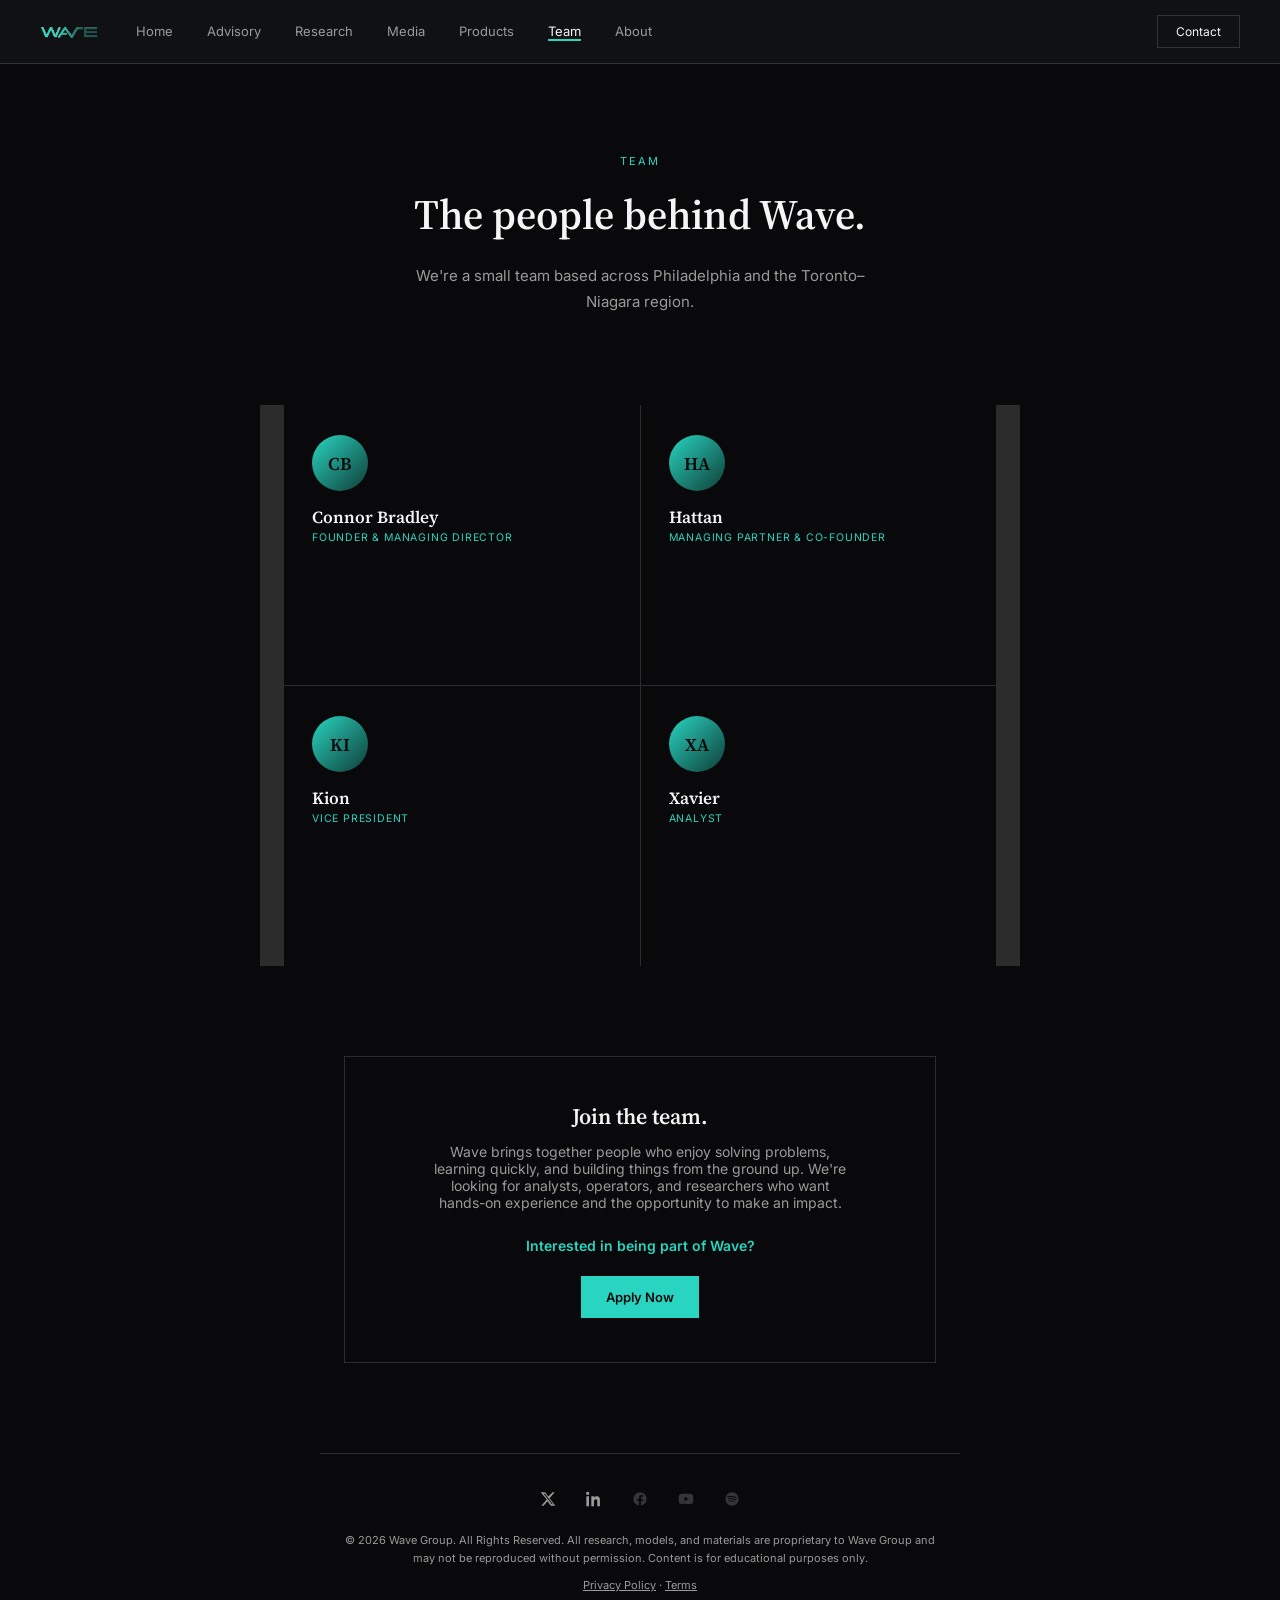
<file: team.html>
<!DOCTYPE html>
<html lang="en">
<head>
<meta charset="UTF-8">
<meta name="viewport" content="width=device-width, initial-scale=1">
<title>Team — Wave Group</title>
<meta name="description" content="Meet the people behind Wave Group, a small independent operating company based across Philadelphia and the Toronto–Niagara region.">
<link rel="canonical" href="https://wavegrouphq.com/team.html">
<meta property="og:type" content="website">
<meta property="og:title" content="Team — Wave Group">
<meta property="og:description" content="Meet the people behind Wave Group, a small independent operating company based across Philadelphia and the Toronto–Niagara region.">
<meta property="og:url" content="https://wavegrouphq.com/team.html">
<meta property="og:image" content="https://wavegrouphq.com/assets/og-image.jpg">
<meta property="og:site_name" content="Wave Group">
<meta name="twitter:card" content="summary_large_image">
<meta name="twitter:title" content="Team — Wave Group">
<meta name="twitter:description" content="Meet the people behind Wave Group, a small independent operating company based across Philadelphia and the Toronto–Niagara region.">
<meta name="twitter:image" content="https://wavegrouphq.com/assets/og-image.jpg">
<link rel="icon" type="image/png" sizes="32x32" href="assets/favicon-32x32.png">
<link rel="icon" type="image/png" sizes="16x16" href="assets/favicon-16x16.png">
<link rel="apple-touch-icon" sizes="180x180" href="assets/apple-touch-icon.png">
<link rel="icon" href="assets/favicon.ico">
<link rel="preconnect" href="https://fonts.googleapis.com">
<link rel="preconnect" href="https://fonts.gstatic.com" crossorigin>
<link href="https://fonts.googleapis.com/css2?family=Source+Serif+4:opsz,wght@8..60,500;8..60,600&family=Inter:wght@400;500;600&display=swap" rel="stylesheet">
<link rel="stylesheet" href="styles.css">
</head>
<body>
<header class="bar">
  <div class="left-group">
  <img src="assets/logo.png" alt="Wave Group" style="height:24px;width:auto;display:block;">
  <nav>
    <a href="index.html">Home</a>
    <a href="advisory.html">Advisory</a>
    <a href="library.html">Research</a>
    <a href="media.html">Media</a>
    <a href="products.html">Products</a>
    <a href="team.html" class="active">Team</a>
    <a href="about.html">About</a>
  </nav>
  </div>
  <a class="cta" href="contact.html">Contact</a>
</header>

<div class="hero">
  <p class="eyebrow">Team</p>
  <h1>The people behind Wave.</h1>
  <p class="sub">We're a small team based across Philadelphia and the Toronto–Niagara region.</p>
</div>

<div class="team-grid">
  <div class="team-card">
    <div class="team-face team-front">
      <div class="team-avatar">CB</div>
      <div>
        <div class="team-name">Connor Bradley</div>
        <div class="team-role">Founder & Managing Director</div>
      </div>
    </div>
    <div class="team-face team-back">
      <div class="team-name">Connor Bradley</div>
      <div class="team-desc">Connor Bradley is the Founder and Managing Director of Wave Group. He leads the firm's strategy, operations, and product development, with a focus on building practical tools that help businesses identify profit opportunities and improve performance.</div>
      <div class="team-desc">Alongside his work at Wave, Connor works full-time in B2B wholesale, bringing hands-on commercial experience to the firm's advisory approach. He has a strong interest in finance, business, and technology, and enjoys building systems that turn complex business data into clear, actionable insights.</div>
      <div class="team-desc">Outside of work, Connor enjoys film, reading, and learning about new industries and ideas.</div>
      <a class="team-email" href="mailto:connor@wavegrouphq.com">connor@wavegrouphq.com</a>
    </div>
  </div>
  <div class="team-card">
    <div class="team-face team-front">
      <div class="team-avatar">HA</div>
      <div>
        <div class="team-name">Hattan</div>
        <div class="team-role">Managing Partner & Co-Founder</div>
      </div>
    </div>
    <div class="team-face team-back">
      <div class="team-name">Hattan</div>
      <div class="team-desc">Hattan is Managing Partner and Co-Founder of Wave Group. With a background in finance and AI-driven development, he designed Wave's proprietary diagnostic engine, enabling businesses to identify operational inefficiencies and margin leaks with greater speed and accuracy.</div>
      <div class="team-desc">He combines strategic thinking with a builder's mindset, ensuring the firm's advisory work is supported by practical tools and repeatable processes.</div>
      <div class="team-desc">Outside of Wave, Hattan studies Finance at Penn State and enjoys hiking, music, and fashion.</div>
      <a class="team-email" href="mailto:hattan@wavegrouphq.com">hattan@wavegrouphq.com</a>
    </div>
  </div>
  <div class="team-card">
    <div class="team-face team-front">
      <div class="team-avatar">KI</div>
      <div>
        <div class="team-name">Kion</div>
        <div class="team-role">Vice President</div>
      </div>
    </div>
    <div class="team-face team-back">
      <div class="team-name">Kion</div>
      <div class="team-desc">Kion serves as Vice President at Wave Group, helping lead the firm's consulting operations and client engagements. He works closely with the team to ensure projects are delivered efficiently and that clients receive practical, results-focused support.</div>
      <div class="team-desc">Outside of work, Kion is a highly competitive gamer and has achieved Top 500 ranking in Overwatch, reflecting his discipline, teamwork, and ability to perform under pressure.</div>
      <a class="team-email" href="mailto:kion@wavegrouphq.com">kion@wavegrouphq.com</a>
    </div>
  </div>
  <div class="team-card">
    <div class="team-face team-front">
      <div class="team-avatar">XA</div>
      <div>
        <div class="team-name">Xavier</div>
        <div class="team-role">Analyst</div>
      </div>
    </div>
    <div class="team-face team-back">
      <div class="team-name">Xavier</div>
      <div class="team-desc">Xavier is an Analyst at Wave Group. He supports research, analysis, and client projects, helping transform data into clear insights that support better business decisions.</div>
      <div class="team-desc">He is studying Finance at the University of Central Florida on scholarship and has a strong interest in economics, business, and continuous learning.</div>
      <a class="team-email" href="mailto:xavier@wavegrouphq.com">xavier@wavegrouphq.com</a>
    </div>
  </div>
</div>

<script>
  (function(){
    // hover handles desktop via CSS; this adds tap-toggle for touch devices
    document.querySelectorAll('.team-card').forEach(function(card){
      card.addEventListener('click', function(e){
        if (e.target.closest('.team-email')) return;
        document.querySelectorAll('.team-card').forEach(function(c){
          if (c !== card) c.classList.remove('active');
        });
        card.classList.toggle('active');
      });
    });
    document.addEventListener('click', function(e){
      if (!e.target.closest('.team-card')) {
        document.querySelectorAll('.team-card').forEach(function(c){ c.classList.remove('active'); });
      }
    });
  })();
</script>

<div class="cta-band">
  <div class="cta-band-inner">
    <h2>Join the team.</h2>
    <p style="max-width:420px; margin-left:auto; margin-right:auto;">Wave brings together people who enjoy solving problems, learning quickly, and building things from the ground up. We're looking for analysts, operators, and researchers who want hands-on experience and the opportunity to make an impact.</p>
    <p style="color:var(--accent); font-weight:600; margin-bottom:22px;">Interested in being part of Wave?</p>
    <div class="cta-buttons">
      <a class="btn btn-primary" href="https://docs.google.com/forms/d/e/1FAIpQLScuAz8povuxBL1qPXSU69OFuxzbT5jbWaeD86-maKkEzyivFA/viewform" target="_blank" rel="noopener">Apply Now</a>
    </div>
  </div>
</div>

<footer>
  <div style="text-align:center;">
    <div class="social-row">
      <a class="social-icon" href="https://x.com/WaveGroupLLC" target="_blank" rel="noopener" aria-label="X">
        <svg viewBox="0 0 24 24" fill="currentColor"><path d="M18.9 2H22l-7.6 8.7L23 22h-6.6l-5.2-6.8L5.3 22H2l8.1-9.3L1 2h6.8l4.7 6.2L18.9 2zm-1.2 18h1.8L7.4 4H5.5l12.2 16z"/></svg>
      </a>
      <a class="social-icon" href="https://www.linkedin.com/company/wave-strategy-capital-group" target="_blank" rel="noopener" aria-label="LinkedIn">
        <svg viewBox="0 0 24 24" fill="currentColor"><path d="M4.98 3.5C4.98 4.88 3.88 6 2.5 6S0 4.88 0 3.5 1.12 1 2.5 1s2.48 1.12 2.48 2.5zM.5 8h4V23h-4V8zM8.5 8h3.8v2.05h.05c.53-1 1.83-2.05 3.77-2.05 4.03 0 4.78 2.65 4.78 6.1V23h-4v-6.9c0-1.65-.03-3.77-2.3-3.77-2.3 0-2.65 1.8-2.65 3.65V23h-4V8z"/></svg>
      </a>
      <span class="social-icon disabled" aria-label="Facebook (coming soon)">
        <svg viewBox="0 0 24 24" fill="currentColor"><path d="M22 12a10 10 0 1 0-11.6 9.9v-7H7.9V12h2.5V9.8c0-2.5 1.5-3.9 3.8-3.9 1.1 0 2.2.2 2.2.2v2.5h-1.3c-1.2 0-1.6.8-1.6 1.6V12h2.8l-.4 2.9h-2.4v7A10 10 0 0 0 22 12z"/></svg>
      </span>
      <span class="social-icon disabled" aria-label="YouTube (coming soon)">
        <svg viewBox="0 0 24 24" fill="currentColor"><path d="M23 12s0-3.6-.5-5.3c-.3-1-1-1.7-2-2C18.9 4.2 12 4.2 12 4.2s-6.9 0-8.5.5c-1 .3-1.7 1-2 2C1 8.4 1 12 1 12s0 3.6.5 5.3c.3 1 1 1.7 2 2 1.6.5 8.5.5 8.5.5s6.9 0 8.5-.5c1-.3 1.7-1 2-2 .5-1.7.5-5.3.5-5.3zM9.7 15.5V8.5l6.3 3.5-6.3 3.5z"/></svg>
      </span>
      <span class="social-icon disabled" aria-label="Spotify (coming soon)">
        <svg viewBox="0 0 24 24" fill="currentColor"><path d="M12 2a10 10 0 1 0 0 20 10 10 0 0 0 0-20zm4.6 14.4a.6.6 0 0 1-.83.2c-2.3-1.4-5.2-1.7-8.6-.9a.6.6 0 1 1-.27-1.17c3.7-.85 6.9-.48 9.5 1.1a.6.6 0 0 1 .2.76zm1.2-2.7a.75.75 0 0 1-1.03.25c-2.6-1.6-6.6-2.1-9.7-1.13a.75.75 0 1 1-.44-1.43c3.5-1.08 7.9-.53 10.9 1.3.36.22.48.7.27 1.01zm.1-2.8C15 9 8.9 8.8 6 9.7a.9.9 0 1 1-.5-1.7c3.4-1.03 10-.8 13.3 1.3a.9.9 0 1 1-1 1.6z"/></svg>
      </span>
    </div>
    <p style="margin:0 0 10px;">© 2026 Wave Group. All Rights Reserved. All research, models, and materials are proprietary to Wave Group and may not be reproduced without permission. Content is for educational purposes only.</p>
    <p style="margin:0;"><a href="legal.html" style="color:var(--ink-soft);">Privacy Policy</a> &middot; <a href="legal.html" style="color:var(--ink-soft);">Terms</a></p>
  </div>
</footer>
</body>
</html>
</file>
<file: styles.css>
:root{
  --bg:#09090B;
  --panel:#0F1113;
  --ink:#F5F5F5;
  --ink-soft:#9a9a9a;
  --accent:#29D5C1;
  --rule:rgba(255,255,255,0.14);
}
*{box-sizing:border-box;}
body{ margin:0; background:var(--bg); color:var(--ink); font-family:'Inter',sans-serif; }
a{ color:inherit; }

/* ---------- Header / Nav ---------- */
header.bar{
  display:flex; justify-content:space-between; align-items:center;
  padding:0 40px; height:64px; border-bottom:1px solid var(--rule); background:var(--panel);
  position:sticky; top:0; z-index:50;
}
.left-group{ display:flex; align-items:center; gap:36px; }
.wordmark{ font-family:'Source Serif 4',serif; font-size:17px; font-weight:600; letter-spacing:0.5px; }
nav{ display:flex; gap:34px; height:100%; }
nav a{ color:var(--ink-soft); text-decoration:none; font-size:13px; display:flex; align-items:center; height:100%; border-bottom:2px solid transparent; }
nav a.active{ color:var(--ink); border-bottom-color:var(--accent); }
.cta{ font-size:12px; border:1px solid var(--rule); padding:8px 18px; color:var(--ink); text-decoration:none; white-space:nowrap; }
.cta:hover{ border-color:var(--accent); color:var(--accent); }

.has-dropdown{ position:relative; display:flex; align-items:center; height:100%; }
.dropdown{
  position:absolute; top:100%; left:0; min-width:200px;
  background:var(--panel); border:1px solid var(--rule); border-top:none;
  padding:8px 0; opacity:0; visibility:hidden; transform:translateY(-6px);
  transition:opacity 0.16s ease, transform 0.16s ease, visibility 0.16s;
}
.has-dropdown:hover .dropdown,
.has-dropdown:focus-within .dropdown,
.has-dropdown.open .dropdown{
  opacity:1; visibility:visible; transform:translateY(0);
}
.dropdown a{
  display:block; height:auto; padding:10px 18px; font-size:12.5px;
  color:var(--ink-soft); border-bottom:none;
}
.dropdown a:hover{ color:var(--ink); background:rgba(255,255,255,0.04); }
@media (prefers-reduced-motion: reduce){
  .dropdown{ transition:none; }
}

/* ---------- Hero ---------- */
.hero{ max-width:820px; margin:0 auto; padding:90px 24px 50px; text-align:center; }
.eyebrow{ font-size:11px; letter-spacing:2px; text-transform:uppercase; color:var(--accent); margin:0 0 20px; }
h1{ font-family:'Source Serif 4',serif; font-size:42px; font-weight:600; line-height:1.25; margin:0 auto 22px; max-width:640px; }
.sub{ font-size:15px; color:var(--ink-soft); line-height:1.75; max-width:480px; margin:0 auto; }

/* ---------- Reusable "row list" section (proof points, tiers, steps) ---------- */
.proof{ max-width:640px; margin:70px auto 0; padding:0 24px 70px; }
.section-label{ font-size:11px; letter-spacing:2px; text-transform:uppercase; color:var(--ink-soft); margin:0 0 24px; text-align:center; }
.proof-row{ display:flex; align-items:baseline; gap:16px; padding:18px 0; border-top:1px solid var(--rule); }
.proof-row:last-child{ border-bottom:1px solid var(--rule); }
a.proof-row{ text-decoration:none; color:inherit; transition:padding-left 0.15s ease; }
a.proof-row:hover{ padding-left:6px; }
a.proof-row:hover .proof-text{ color:var(--accent); }
.proof-tag{ font-size:11px; letter-spacing:0.5px; text-transform:uppercase; color:var(--accent); width:100px; flex-shrink:0; }
.proof-text{ font-size:14.5px; color:var(--ink); }

/* ---------- Section heading (secondary pages) ---------- */
.section-head{ max-width:640px; margin:70px auto 0; padding:0 24px; text-align:center; }
.section-head h2{ font-family:'Source Serif 4',serif; font-size:26px; font-weight:600; margin:0 0 14px; }
.section-head p{ font-size:14.5px; color:var(--ink-soft); line-height:1.7; max-width:480px; margin:0 auto; }

/* ---------- Pricing tiers ---------- */
.tiers{ max-width:640px; margin:36px auto 0; padding:0 24px 70px; display:flex; flex-direction:column; gap:1px; }
.tier{ border:1px solid var(--rule); padding:26px 28px; background:var(--panel); }
.tier + .tier{ border-top:none; }
.tier-top{ display:flex; justify-content:space-between; align-items:baseline; gap:16px; }
.tier-name{ font-family:'Source Serif 4',serif; font-size:18px; font-weight:600; }
.tier-price{ font-size:15px; color:var(--accent); white-space:nowrap; }
.tier-desc{ font-size:13.5px; color:var(--ink-soft); line-height:1.65; margin:10px 0 0; }

/* ---------- CTA band ---------- */
.cta-band{ max-width:640px; margin:0 auto; padding:0 24px 90px; text-align:center; }
.cta-band-inner{ border:1px solid var(--rule); padding:44px 32px; }
.cta-band h2{ font-family:'Source Serif 4',serif; font-size:22px; font-weight:600; margin:0 0 12px; }
.cta-band p{ font-size:14px; color:var(--ink-soft); margin:0 0 26px; }
.cta-buttons{ display:flex; gap:14px; justify-content:center; flex-wrap:wrap; }
.btn{ font-size:13px; text-decoration:none; padding:12px 24px; border:1px solid var(--rule); color:var(--ink); }
.btn-primary{ background:var(--accent); color:#09090B; border-color:var(--accent); font-weight:600; }
.btn:hover{ border-color:var(--accent); }
.btn-primary:hover{ opacity:0.9; }

/* ---------- Footer ---------- */
footer{ max-width:640px; margin:0 auto; padding:30px 24px 80px; font-size:11px; color:var(--ink-soft); line-height:1.6; border-top:1px solid var(--rule); }
.social-row{ display:flex; justify-content:center; gap:16px; margin-bottom:18px; }
.social-icon{ display:flex; align-items:center; justify-content:center; width:30px; height:30px; color:var(--ink-soft); transition:color 0.15s ease; }
.social-icon svg{ width:16px; height:16px; }
a.social-icon:hover{ color:var(--accent); }
.social-icon.disabled{ color:rgba(255,255,255,0.18); cursor:default; }

.legal-wrap{ max-width:640px; margin:0 auto; padding:70px 24px 90px; }
.legal-wrap h2{ font-family:'Source Serif 4',serif; font-size:19px; font-weight:600; margin:40px 0 14px; }
.legal-wrap h2:first-of-type{ margin-top:0; }
.legal-wrap p{ font-size:13.5px; color:var(--ink-soft); line-height:1.85; margin:0 0 16px; }
.legal-wrap a{ color:var(--accent); }
.legal-updated{ font-size:12px; color:var(--ink-soft); font-style:italic; margin-bottom:40px; }

/* ---------- Library ---------- */
.filter-bar{ max-width:900px; margin:0 auto; padding:0 24px; display:flex; gap:10px; justify-content:center; flex-wrap:wrap; }
.filter-tab{ font-size:12px; letter-spacing:0.3px; color:var(--ink-soft); background:none; border:1px solid var(--rule); padding:8px 16px; cursor:pointer; font-family:'Inter',sans-serif; }
.filter-tab:hover{ color:var(--ink); border-color:var(--ink-soft); }
.filter-tab.active{ color:var(--bg); background:var(--accent); border-color:var(--accent); }

.library-grid{
  max-width:900px; margin:40px auto 0; padding:0 24px 90px;
  display:grid; grid-template-columns:repeat(3, 1fr); gap:1px;
  background:var(--rule);
}
.library-card{
  background:var(--bg); padding:26px 24px; text-decoration:none; color:var(--ink);
  display:flex; flex-direction:column; gap:12px;
  transition:background 0.15s ease, transform 0.15s ease;
}
.library-card:hover{ background:var(--panel); transform:translateY(-3px); }
.library-cat{ font-size:10.5px; letter-spacing:1.5px; text-transform:uppercase; color:var(--accent); }
.library-title{ font-family:'Source Serif 4',serif; font-size:17px; font-weight:600; line-height:1.35; }
.library-excerpt{ font-size:13px; color:var(--ink-soft); line-height:1.6; flex-grow:1; }
.library-author{ font-size:12px; color:var(--ink-soft); font-style:italic; }
.library-meta{ font-size:11.5px; color:var(--ink-soft); border-top:1px solid var(--rule); padding-top:12px; display:flex; justify-content:space-between; }
.library-card.is-hidden{ display:none; }

.library-more{ max-width:900px; margin:0 auto; padding:0 24px 90px; text-align:center; }
.library-more-inner{ border:1px solid var(--rule); padding:28px; }
.library-more-inner p{ font-size:13.5px; color:var(--ink-soft); margin:0; }
.library-more-inner a{ color:var(--accent); text-decoration:none; }
.library-more-inner a:hover{ text-decoration:underline; }

@media (max-width:720px){
  .library-grid{ grid-template-columns:1fr; }
}

/* ---------- Entrance animation ---------- */
@keyframes fadeUp{
  from{ opacity:0; transform:translateY(14px); }
  to{ opacity:1; transform:translateY(0); }
}
.hero{ animation:fadeUp 0.55s ease-out both; }
.library-card{ animation:fadeUp 0.5s ease-out both; }
.library-card:nth-child(2){ animation-delay:0.06s; }
.library-card:nth-child(3){ animation-delay:0.12s; }
.library-card:nth-child(4){ animation-delay:0.18s; }
.library-card:nth-child(5){ animation-delay:0.24s; }
.library-card:nth-child(6){ animation-delay:0.3s; }
@media (prefers-reduced-motion: reduce){
  .hero, .library-card{ animation:none; }
}

/* ---------- Author drawer ---------- */

/* ---------- Media ---------- */
.media-embed{ max-width:640px; margin:0 auto; padding:0 24px; }
.media-embed-placeholder{
  border:1px dashed var(--rule); padding:60px 30px; text-align:center;
  font-size:13.5px; color:var(--ink-soft); line-height:1.7;
}
.media-embed iframe{ width:100%; aspect-ratio:16/9; border:none; display:block; }

/* ---------- Products ---------- */
.product-grid{ max-width:900px; margin:40px auto 90px; padding:0 24px; display:grid; grid-template-columns:repeat(3,1fr); gap:1px; background:var(--rule); }
.product-card{ background:var(--bg); padding:0 0 24px; display:flex; flex-direction:column; gap:12px; text-decoration:none; color:inherit; transition:transform 0.2s ease, box-shadow 0.2s ease; position:relative; z-index:1; }
.product-card:hover{ transform:translateY(-4px); box-shadow:0 0 0 1px var(--accent), 0 12px 32px rgba(41,213,193,0.25); z-index:2; }
.product-visual{ width:100%; aspect-ratio:4/3; display:block; background:var(--panel); }
.product-card-body{ padding:16px 24px 0; display:flex; flex-direction:column; gap:10px; flex-grow:1; }
.product-status{ font-size:10.5px; letter-spacing:1.5px; text-transform:uppercase; color:var(--accent); }
.product-status.soon{ color:var(--ink-soft); }
.product-name{ font-family:'Source Serif 4',serif; font-size:18px; font-weight:600; }
.product-desc{ font-size:13px; color:var(--ink-soft); line-height:1.6; flex-grow:1; }
.product-price{ font-size:14px; color:var(--ink); font-weight:600; }
.product-cta{ font-size:12.5px; text-decoration:none; padding:10px 16px; text-align:center; border:1px solid var(--rule); color:var(--ink-soft); margin:0 24px; }
.product-cta.active{ background:var(--accent); color:#09090B; border-color:var(--accent); font-weight:600; }
@media (max-width:720px){ .product-grid{ grid-template-columns:1fr; } }

/* ---------- Team ---------- */
.team-grid{ max-width:760px; margin:40px auto 90px; padding:0 24px; display:grid; grid-template-columns:1fr 1fr; gap:1px; background:var(--rule); }
.team-card{
  background:var(--bg); position:relative; overflow:hidden; height:280px; cursor:pointer;
}
.team-face{
  position:absolute; inset:0; padding:30px 28px; display:flex; flex-direction:column; gap:14px;
  transition:transform 0.35s cubic-bezier(.4,0,.2,1);
}
.team-front{ transform:translateY(0); }
.team-back{
  transform:translateY(100%); background:var(--panel); justify-content:flex-start; overflow-y:auto;
}
.team-card:hover .team-front, .team-card.active .team-front{ transform:translateY(-100%); }
.team-card:hover .team-back, .team-card.active .team-back{ transform:translateY(0); }
.team-avatar{
  width:56px; height:56px; border-radius:50%; display:flex; align-items:center; justify-content:center;
  font-family:'Source Serif 4',serif; font-size:18px; font-weight:600; color:#09090B;
  background:linear-gradient(135deg, #29D5C1, #0F3D37); flex-shrink:0;
}
.team-name{ font-family:'Source Serif 4',serif; font-size:17px; font-weight:600; }
.team-role{ font-size:10.5px; letter-spacing:0.8px; text-transform:uppercase; color:var(--accent); margin-top:2px; }
.team-back .team-name{ font-size:16px; margin-bottom:2px; }
.team-back .team-role{ margin-bottom:12px; padding-bottom:12px; border-bottom:1px solid var(--rule); }
.team-desc{ font-size:13px; color:var(--ink); line-height:1.75; }
.team-desc + .team-desc{ margin-top:10px; }
.team-email{ font-size:12px; color:var(--accent); margin-top:14px; text-decoration:none; word-break:break-all; }
@media (max-width:640px){ .team-grid{ grid-template-columns:1fr; } }
@media (prefers-reduced-motion: reduce){ .team-face{ transition:none; } }

/* ---------- About ---------- */
.narrative{ max-width:560px; margin:0 auto; padding:70px 24px 0; text-align:center; }
.narrative .section-label{ text-align:center; }
.narrative p{ font-size:15px; color:var(--ink); line-height:1.85; margin:0 0 20px; }
.narrative p:last-child{ margin-bottom:0; }
.pull-quote{ max-width:640px; margin:80px auto; padding:0 24px; text-align:center; }
.pull-quote p{
  font-family:'Source Serif 4',serif; font-size:26px; font-weight:600; line-height:1.4;
  color:var(--ink); margin:0;
}
.pull-quote p .accent{ color:var(--accent); }
.pull-rule{ width:40px; height:2px; background:var(--accent); margin:0 auto 28px; }

/* ---------- Contact ---------- */
.contact-grid{ max-width:900px; margin:50px auto 60px; padding:0 24px; display:grid; grid-template-columns:repeat(3,1fr); gap:1px; background:var(--rule); }
.contact-card{ background:var(--bg); padding:30px 28px; display:flex; flex-direction:column; gap:10px; }
.contact-label{ font-size:10.5px; letter-spacing:1.5px; text-transform:uppercase; color:var(--accent); }
.contact-title{ font-family:'Source Serif 4',serif; font-size:18px; font-weight:600; }
.contact-desc{ font-size:13px; color:var(--ink-soft); line-height:1.65; flex-grow:1; }
.contact-link{ font-size:13px; color:var(--ink); text-decoration:none; border-bottom:1px solid var(--rule); padding-bottom:2px; align-self:flex-start; }
.contact-link:hover{ color:var(--accent); border-color:var(--accent); }
@media (max-width:720px){ .contact-grid{ grid-template-columns:1fr; } }

.contact-form-wrap{ max-width:520px; margin:0 auto 90px; padding:0 24px; }
.contact-form{ display:flex; flex-direction:column; gap:16px; }
.contact-form label{ font-size:11px; letter-spacing:0.5px; text-transform:uppercase; color:var(--ink-soft); display:block; margin-bottom:6px; }
.contact-form input, .contact-form textarea{
  width:100%; background:var(--panel); border:1px solid var(--rule); color:var(--ink);
  font-family:'Inter',sans-serif; font-size:13.5px; padding:12px 14px; box-sizing:border-box;
}
.contact-form input:focus, .contact-form textarea:focus{ outline:none; border-color:var(--accent); }
.contact-form textarea{ min-height:120px; resize:vertical; }
.contact-form button{
  font-size:13px; font-weight:600; background:var(--accent); color:#09090B; border:none;
  padding:13px 24px; cursor:pointer; align-self:flex-start;
}
.contact-form button:hover{ opacity:0.9; }
.contact-form-note{ font-size:11.5px; color:var(--ink-soft); margin-top:4px; }
</file>
